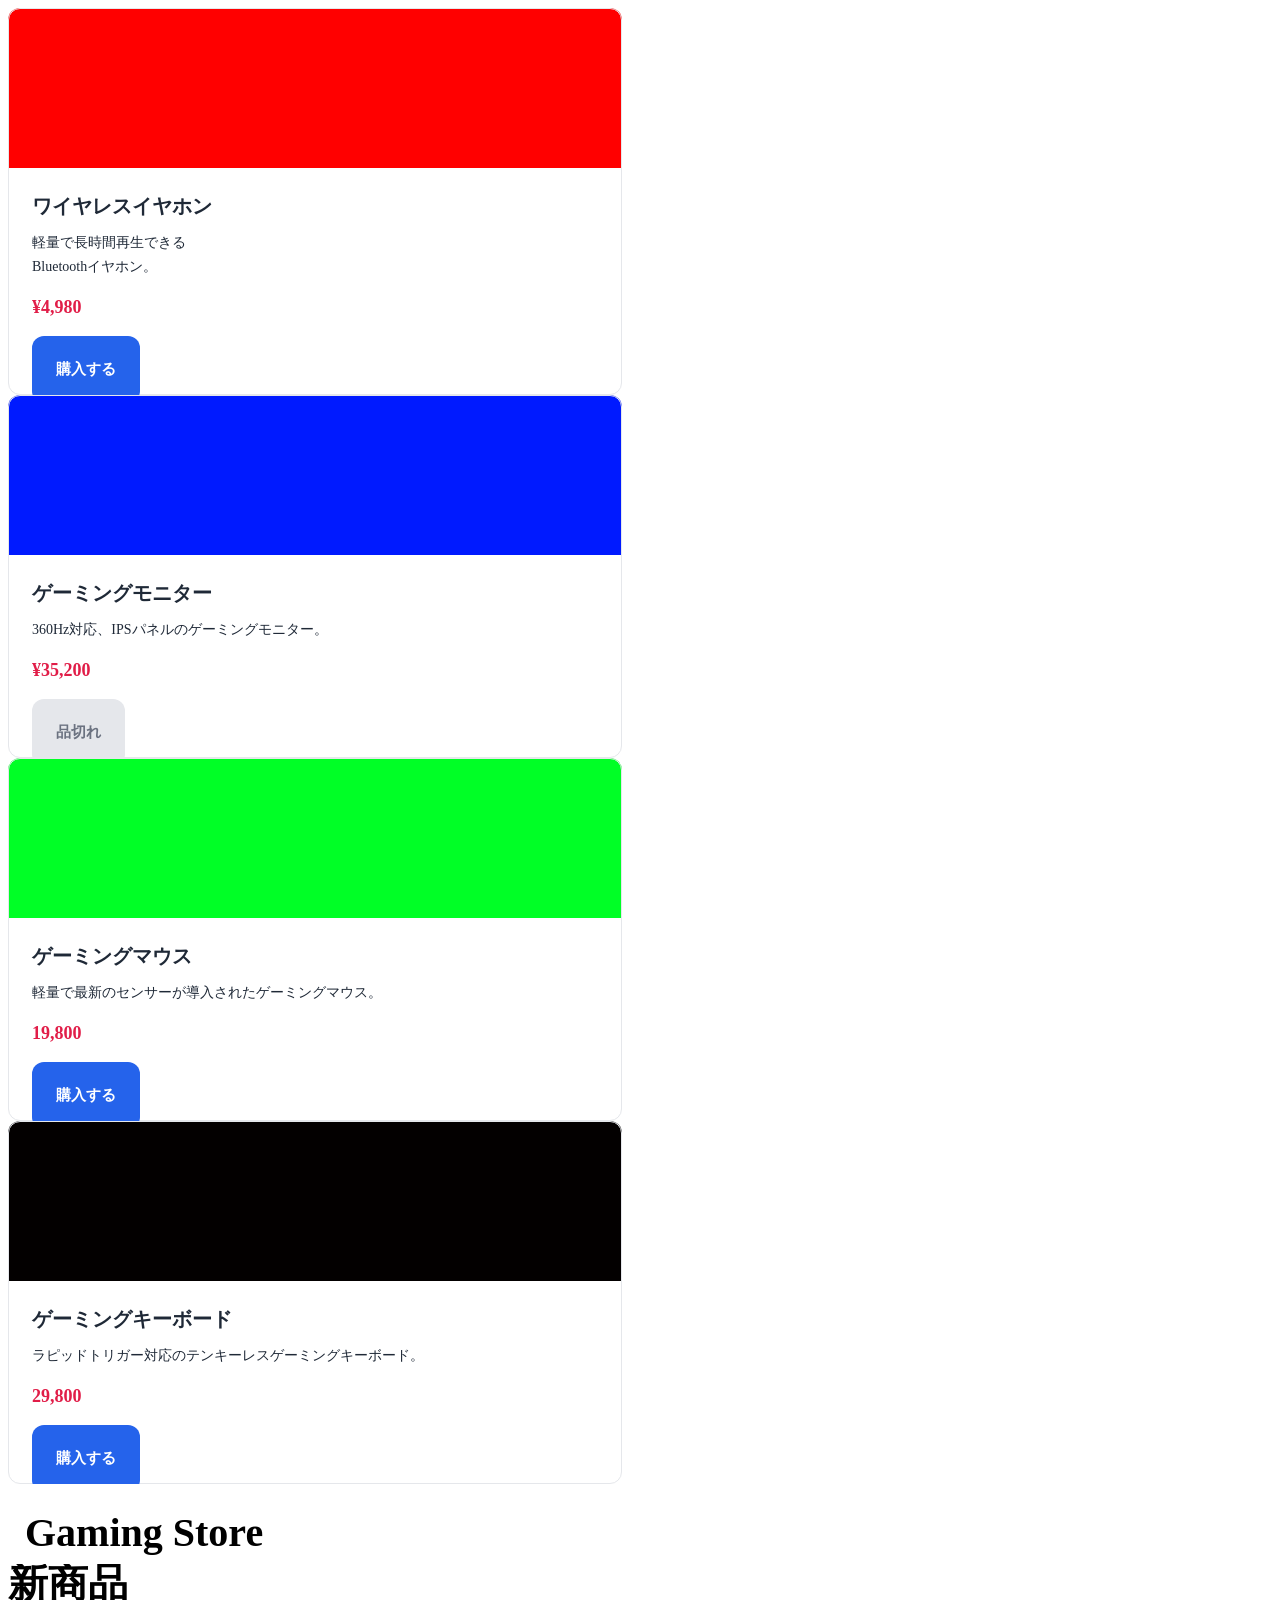
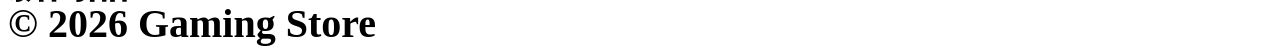
<file: 12-A/index.html>
<!DOCTYPE html>
<html lang="ja">
<head>
    <meta charset="UTF-8">
    <meta name="viewport" content="width=device-width, initial-scale=1.0">
    <title>Document</title>
</head>
<body>
    <div style="width: 614px; flex-direction: column; justify-content: flex-start; align-items: flex-start; display: inline-flex">
  <div style="align-self: stretch; align-self: stretch; background: var(--color-surface, white); overflow: hidden; border-radius: 12px; outline: 1px var(--color-border, #E5E7EB) solid; outline-offset: -1px; flex-direction: column; justify-content: flex-start; align-items: flex-start; display: inline-flex">
    <div style="align-self: stretch; height: 160px; background: #FF0000"></div>
    <div style="align-self: stretch; padding: 24px; flex-direction: column; justify-content: flex-start; align-items: flex-start; gap: 16px; display: flex">
      <div style="align-self: stretch; height: 23px; color: var(--color-text, #1F2937); font-size: 20px; font-family: Noto Sans JP; font-weight: 700; line-height: 28px; word-wrap: break-word">ワイヤレスイヤホン</div>
      <div style="align-self: stretch; color: var(--color-text, #1F2937); font-size: 14px; font-family: Noto Sans JP; font-weight: 400; line-height: 23.80px; word-wrap: break-word">軽量で長時間再生できる<br/>Bluetoothイヤホン。</div>
      <div style="align-self: stretch; color: var(--color-accent, #E11D48); font-size: 18px; font-family: Noto Sans JP; font-weight: 700; line-height: 25.20px; word-wrap: break-word">¥4,980</div>
      <div data-ボタン="デフォルト" style="width: 137px; height: 35px; position: relative; border-radius: 12px">
        <div style="height: 35px; padding-left: 24px; padding-right: 24px; padding-top: 16px; padding-bottom: 16px; left: 0px; top: 0px; position: absolute; background: var(--color-primary, #2563EB); border-radius: 12px; justify-content: center; align-items: center; gap: 10px; display: inline-flex">
          <div style="color: var(--色, white); font-size: 15px; font-family: Noto Sans JP; font-weight: 700; line-height: 15px; word-wrap: break-word">購入する</div>
        </div>
      </div>
    </div>
  </div>
  <div style="align-self: stretch; align-self: stretch; background: var(--color-surface, white); overflow: hidden; border-radius: 12px; outline: 1px var(--color-border, #E5E7EB) solid; outline-offset: -1px; flex-direction: column; justify-content: flex-start; align-items: flex-start; display: inline-flex">
    <div style="align-self: stretch; height: 160px; background: #001AFF"></div>
    <div style="align-self: stretch; padding: 24px; flex-direction: column; justify-content: flex-start; align-items: flex-start; gap: 16px; display: flex">
      <div style="align-self: stretch; height: 23px; color: var(--color-text, #1F2937); font-size: 20px; font-family: Noto Sans JP; font-weight: 700; line-height: 28px; word-wrap: break-word">ゲーミングモニター</div>
      <div style="align-self: stretch; color: var(--color-text, #1F2937); font-size: 14px; font-family: Noto Sans JP; font-weight: 400; line-height: 23.80px; word-wrap: break-word">360Hz対応、IPSパネルのゲーミングモニター。</div>
      <div style="align-self: stretch; color: var(--color-accent, #E11D48); font-size: 18px; font-family: Noto Sans JP; font-weight: 700; line-height: 25.20px; word-wrap: break-word">¥35,200</div>
      <div data-ボタン="バリアント2" style="width: 137px; height: 35px; position: relative; border-radius: 12px">
        <div style="height: 35px; padding-left: 24px; padding-right: 24px; padding-top: 16px; padding-bottom: 16px; left: 0px; top: 0px; position: absolute; background: var(--color-border, #E5E7EB); border-radius: 12px; justify-content: center; align-items: center; gap: 10px; display: inline-flex">
          <div style="color: var(--color-text-muted, #6B7280); font-size: 15px; font-family: Noto Sans JP; font-weight: 700; line-height: 15px; word-wrap: break-word">品切れ</div>
        </div>
      </div>
    </div>
  </div>
  <div style="align-self: stretch; align-self: stretch; background: var(--color-surface, white); overflow: hidden; border-radius: 12px; outline: 1px var(--color-border, #E5E7EB) solid; outline-offset: -1px; flex-direction: column; justify-content: flex-start; align-items: flex-start; display: inline-flex">
    <div style="align-self: stretch; height: 160px; background: #00FF26"></div>
    <div style="align-self: stretch; padding: 24px; flex-direction: column; justify-content: flex-start; align-items: flex-start; gap: 16px; display: flex">
      <div style="align-self: stretch; height: 23px; color: var(--color-text, #1F2937); font-size: 20px; font-family: Noto Sans JP; font-weight: 700; line-height: 28px; word-wrap: break-word">ゲーミングマウス</div>
      <div style="align-self: stretch; color: var(--color-text, #1F2937); font-size: 14px; font-family: Noto Sans JP; font-weight: 400; line-height: 23.80px; word-wrap: break-word">軽量で最新のセンサーが導入されたゲーミングマウス。</div>
      <div style="align-self: stretch; color: var(--color-accent, #E11D48); font-size: 18px; font-family: Noto Sans JP; font-weight: 700; line-height: 25.20px; word-wrap: break-word">19,800</div>
      <div data-ボタン="デフォルト" style="width: 137px; height: 35px; position: relative; border-radius: 12px">
        <div style="height: 35px; padding-left: 24px; padding-right: 24px; padding-top: 16px; padding-bottom: 16px; left: 0px; top: 0px; position: absolute; background: var(--color-primary, #2563EB); border-radius: 12px; justify-content: center; align-items: center; gap: 10px; display: inline-flex">
          <div style="color: var(--色, white); font-size: 15px; font-family: Noto Sans JP; font-weight: 700; line-height: 15px; word-wrap: break-word">購入する</div>
        </div>
      </div>
    </div>
  </div>
  <div style="align-self: stretch; align-self: stretch; background: var(--color-surface, white); overflow: hidden; border-radius: 12px; outline: 1px var(--color-border, #E5E7EB) solid; outline-offset: -1px; flex-direction: column; justify-content: flex-start; align-items: flex-start; display: inline-flex">
    <div style="align-self: stretch; height: 160px; background: #030000"></div>
    <div style="align-self: stretch; padding: 24px; flex-direction: column; justify-content: flex-start; align-items: flex-start; gap: 16px; display: flex">
      <div style="align-self: stretch; height: 23px; color: var(--color-text, #1F2937); font-size: 20px; font-family: Noto Sans JP; font-weight: 700; line-height: 28px; word-wrap: break-word">ゲーミングキーボード</div>
      <div style="align-self: stretch; color: var(--color-text, #1F2937); font-size: 14px; font-family: Noto Sans JP; font-weight: 400; line-height: 23.80px; word-wrap: break-word">ラピッドトリガー対応のテンキーレスゲーミングキーボード。</div>
      <div style="align-self: stretch; color: var(--color-accent, #E11D48); font-size: 18px; font-family: Noto Sans JP; font-weight: 700; line-height: 25.20px; word-wrap: break-word">29,800</div>
      <div data-ボタン="デフォルト" style="width: 137px; height: 35px; position: relative; border-radius: 12px">
        <div style="height: 35px; padding-left: 24px; padding-right: 24px; padding-top: 16px; padding-bottom: 16px; left: 0px; top: 0px; position: absolute; background: var(--color-primary, #2563EB); border-radius: 12px; justify-content: center; align-items: center; gap: 10px; display: inline-flex">
          <div style="color: var(--色, white); font-size: 15px; font-family: Noto Sans JP; font-weight: 700; line-height: 15px; word-wrap: break-word">購入する</div>
        </div>
      </div>
    </div>
  </div>
</div>
<div style="width: 1343px; height: 80px; position: relative">
  <div style="width: 1343px; height: 80px; left: 0px; top: 0px; position: absolute; background: white"></div>
  <div style="width: 635px; height: 50.75px; left: 17px; top: 29.25px; position: absolute; color: black; font-size: 40px; font-family: Noto Sans JP; font-weight: 700; line-height: 40px; word-wrap: break-word">Gaming Store</div>
</div>
<div style="color: black; font-size: 40px; font-family: Noto Sans JP; font-weight: 700; line-height: 40px; word-wrap: break-word">新商品</div>
<div style="color: black; font-size: 40px; font-family: Noto Sans JP; font-weight: 700; line-height: 40px; word-wrap: break-word">© 2026 Gaming Store</div>
</body>
</html>
</file>
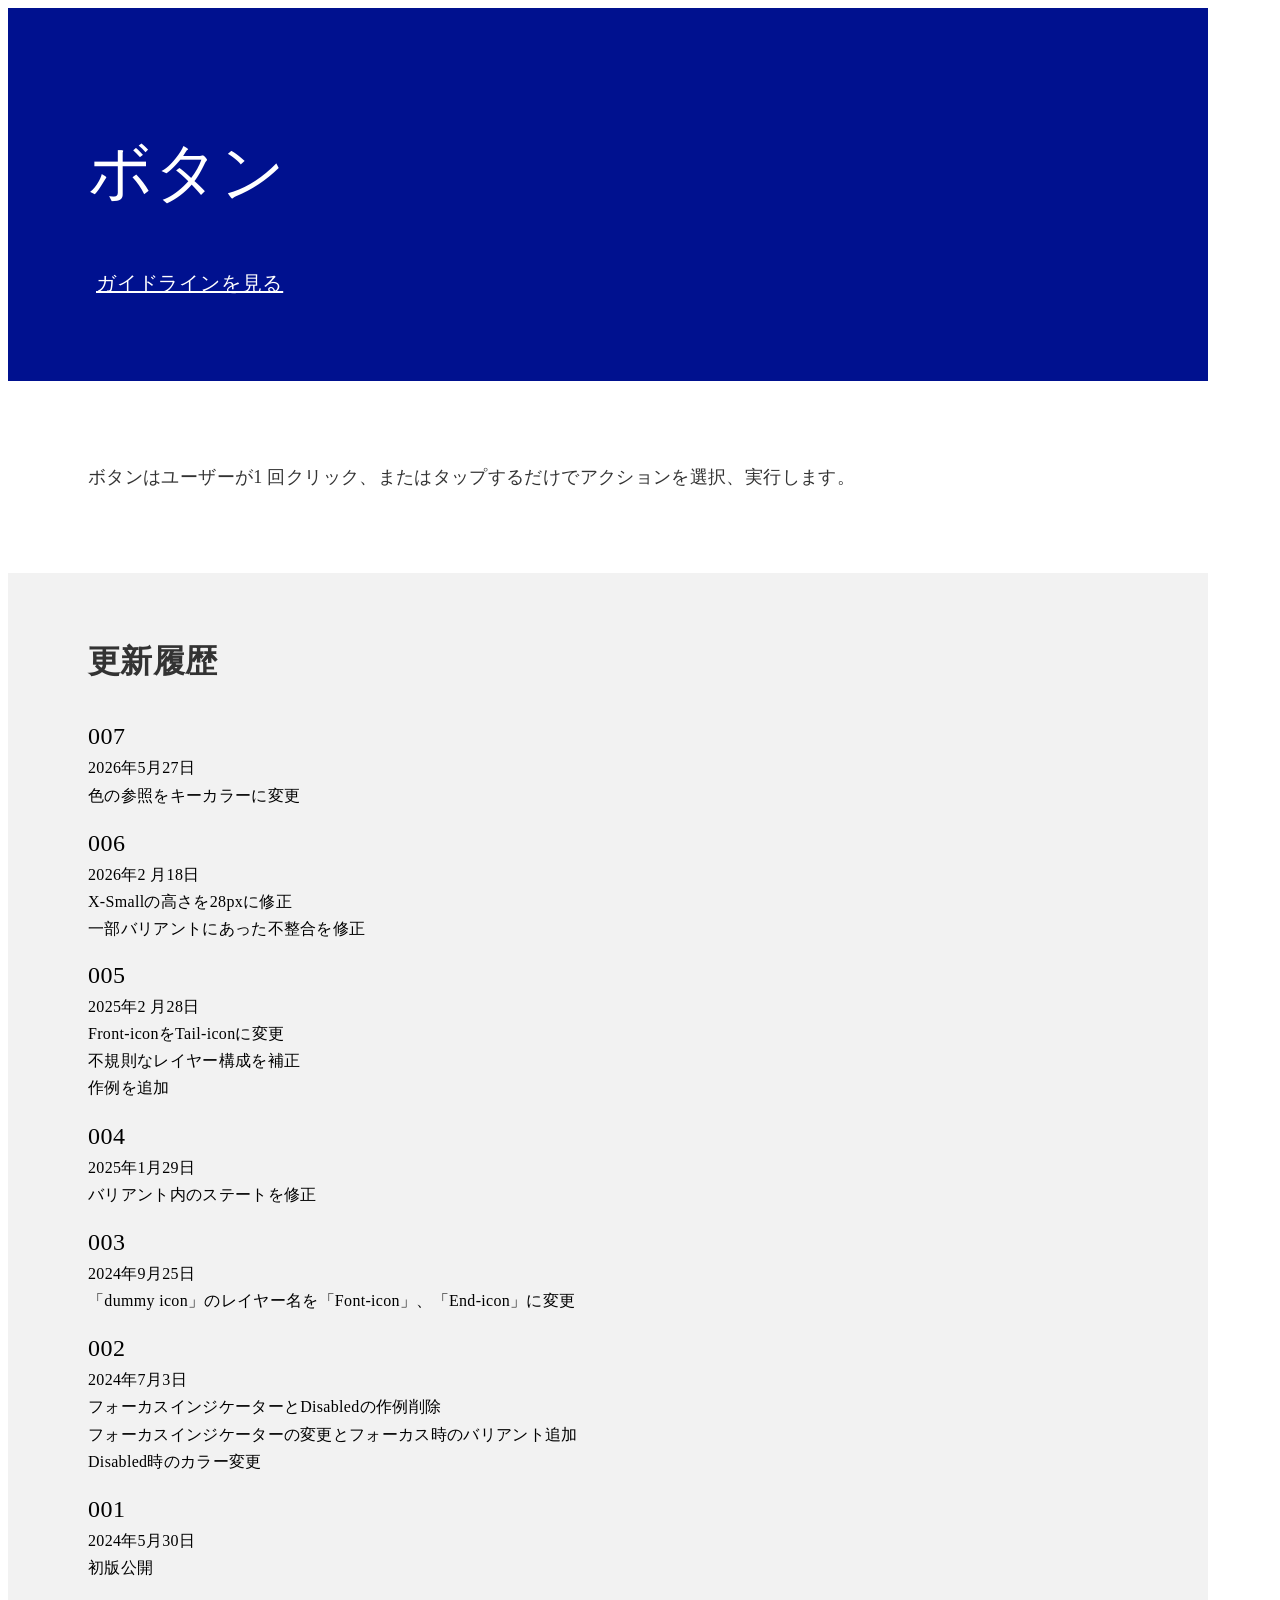
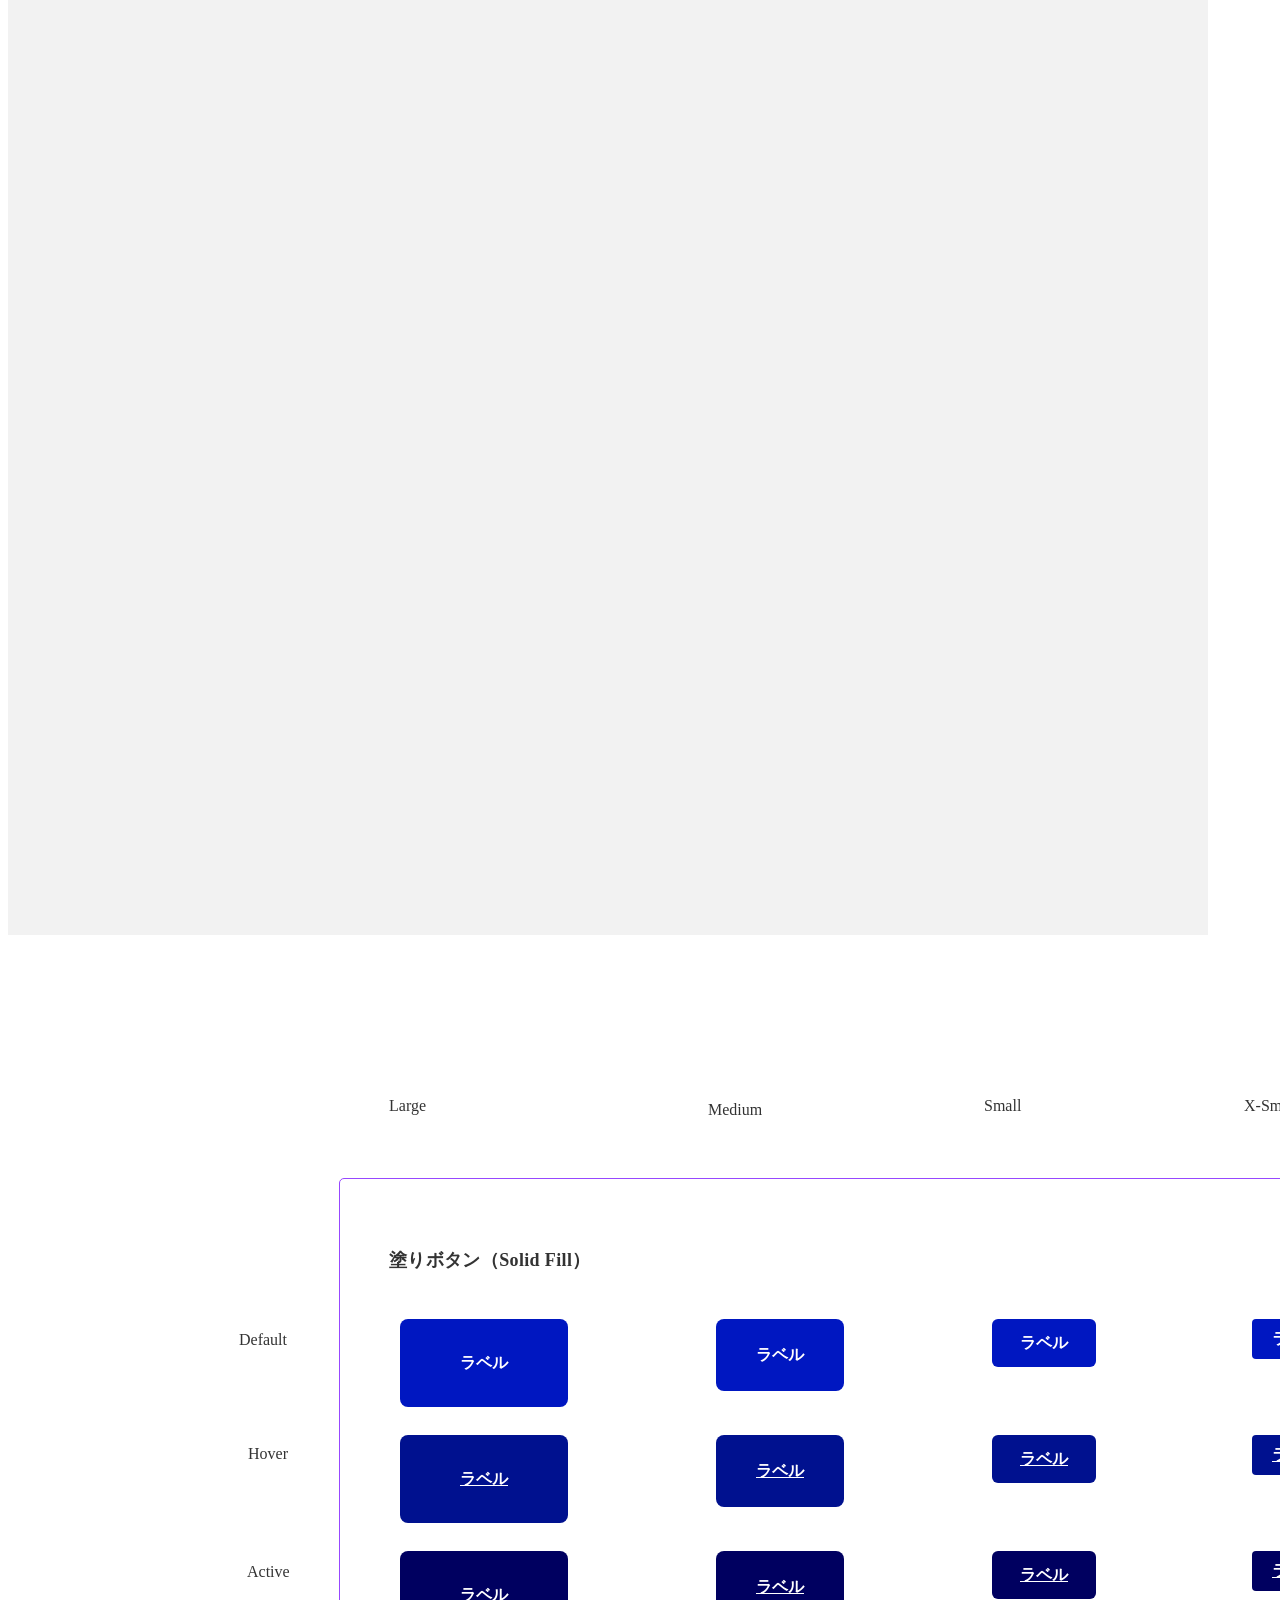
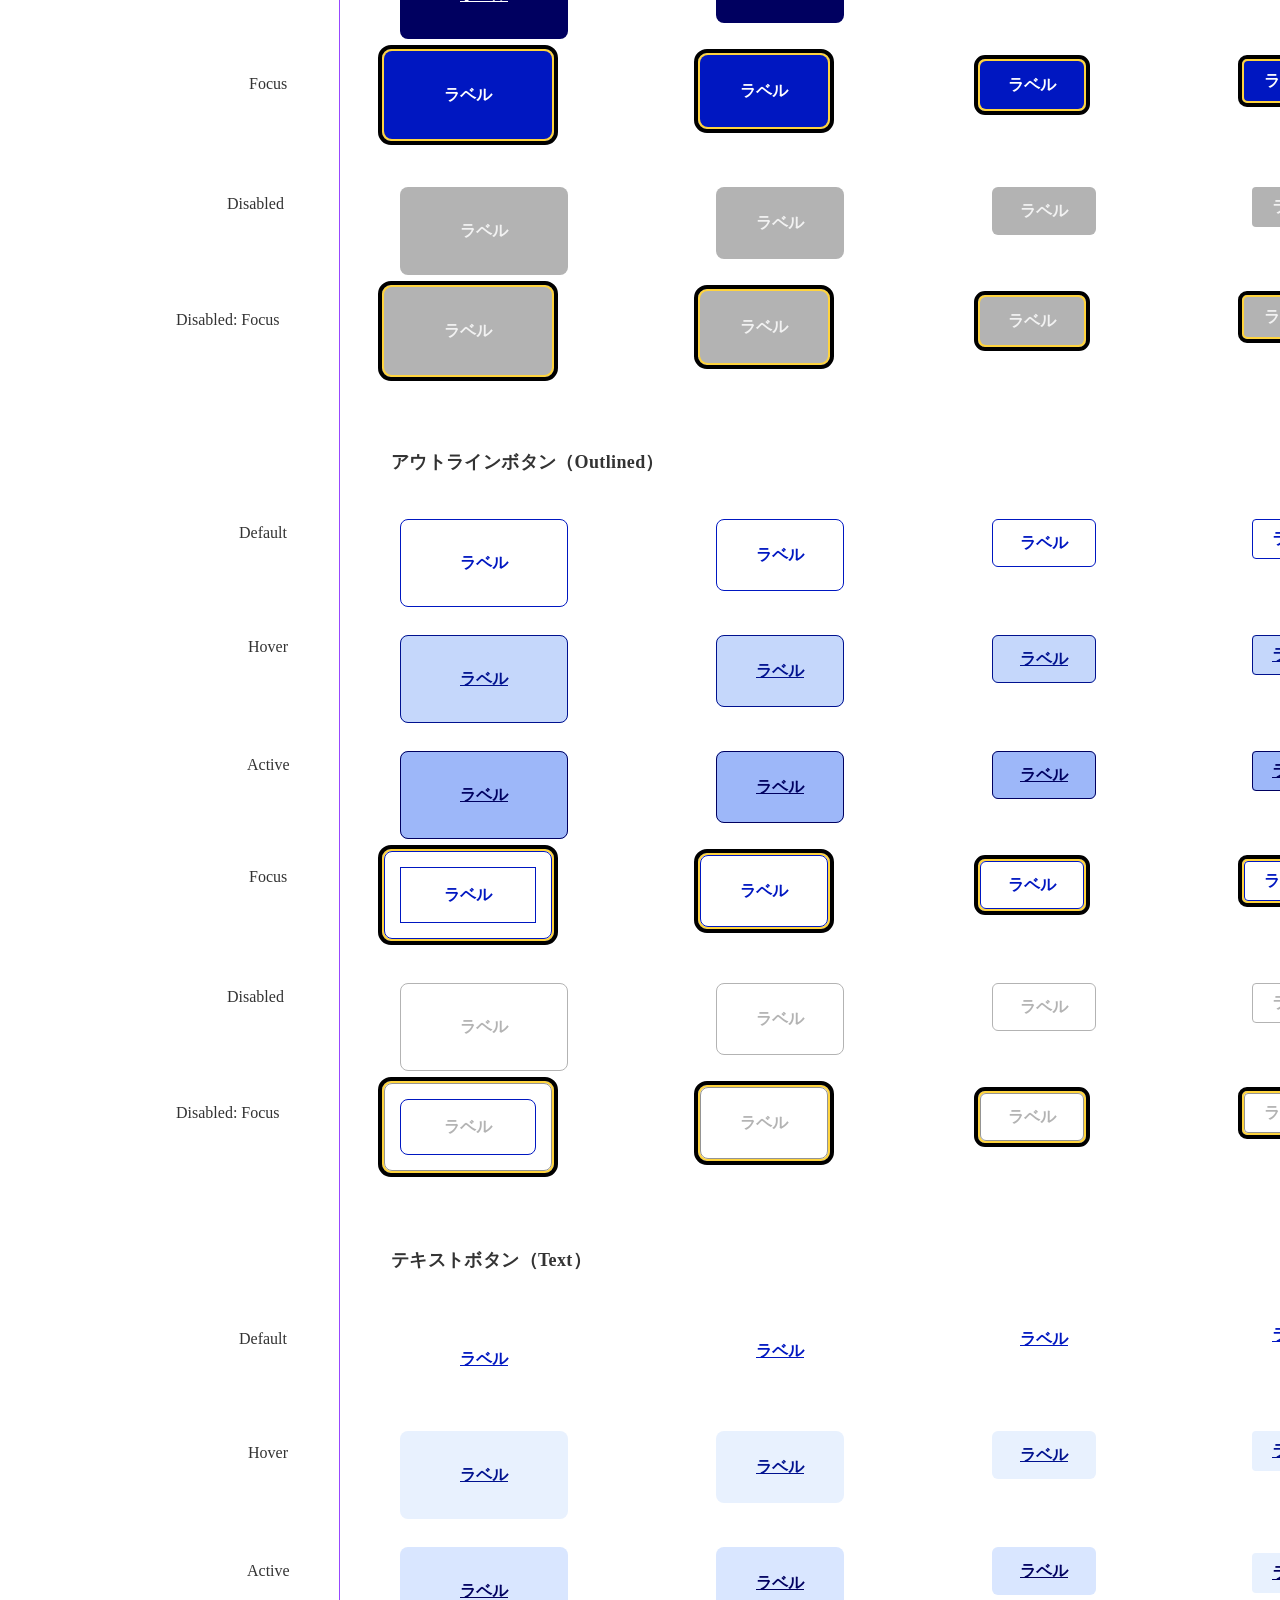
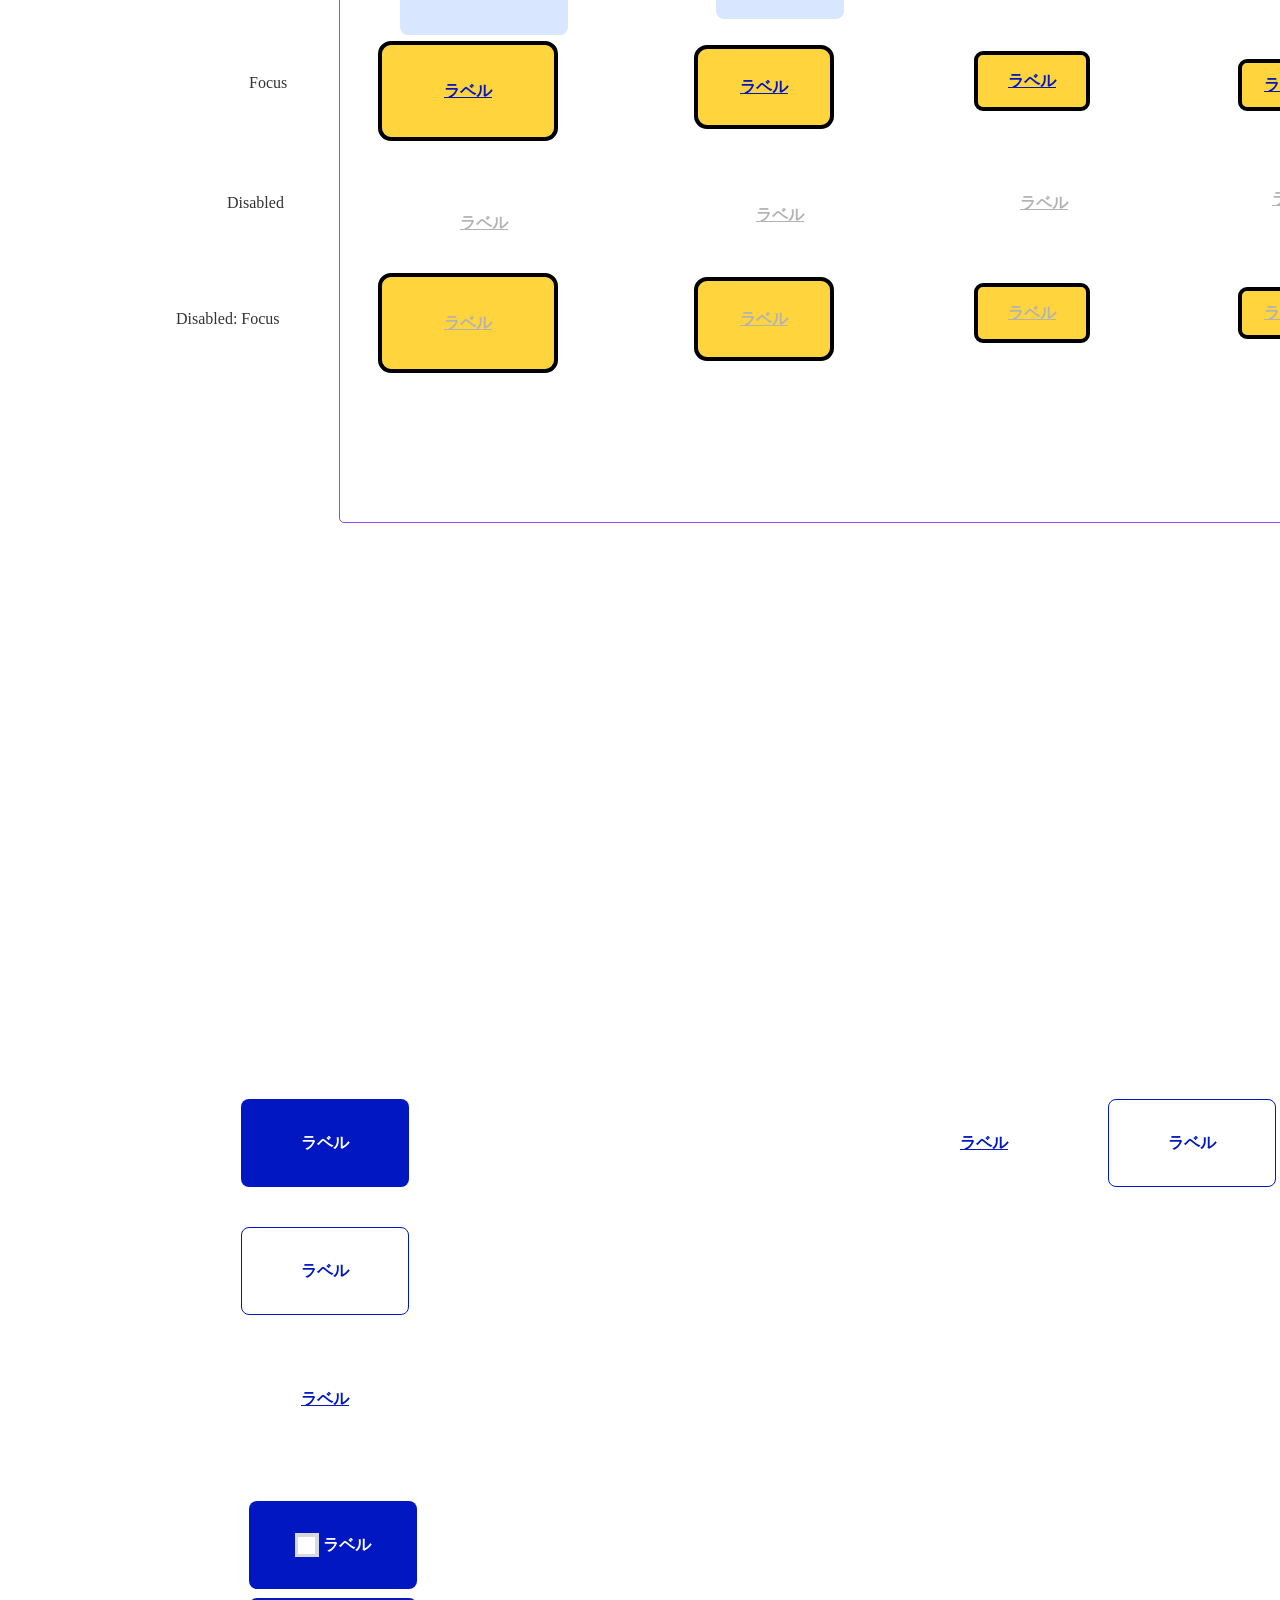
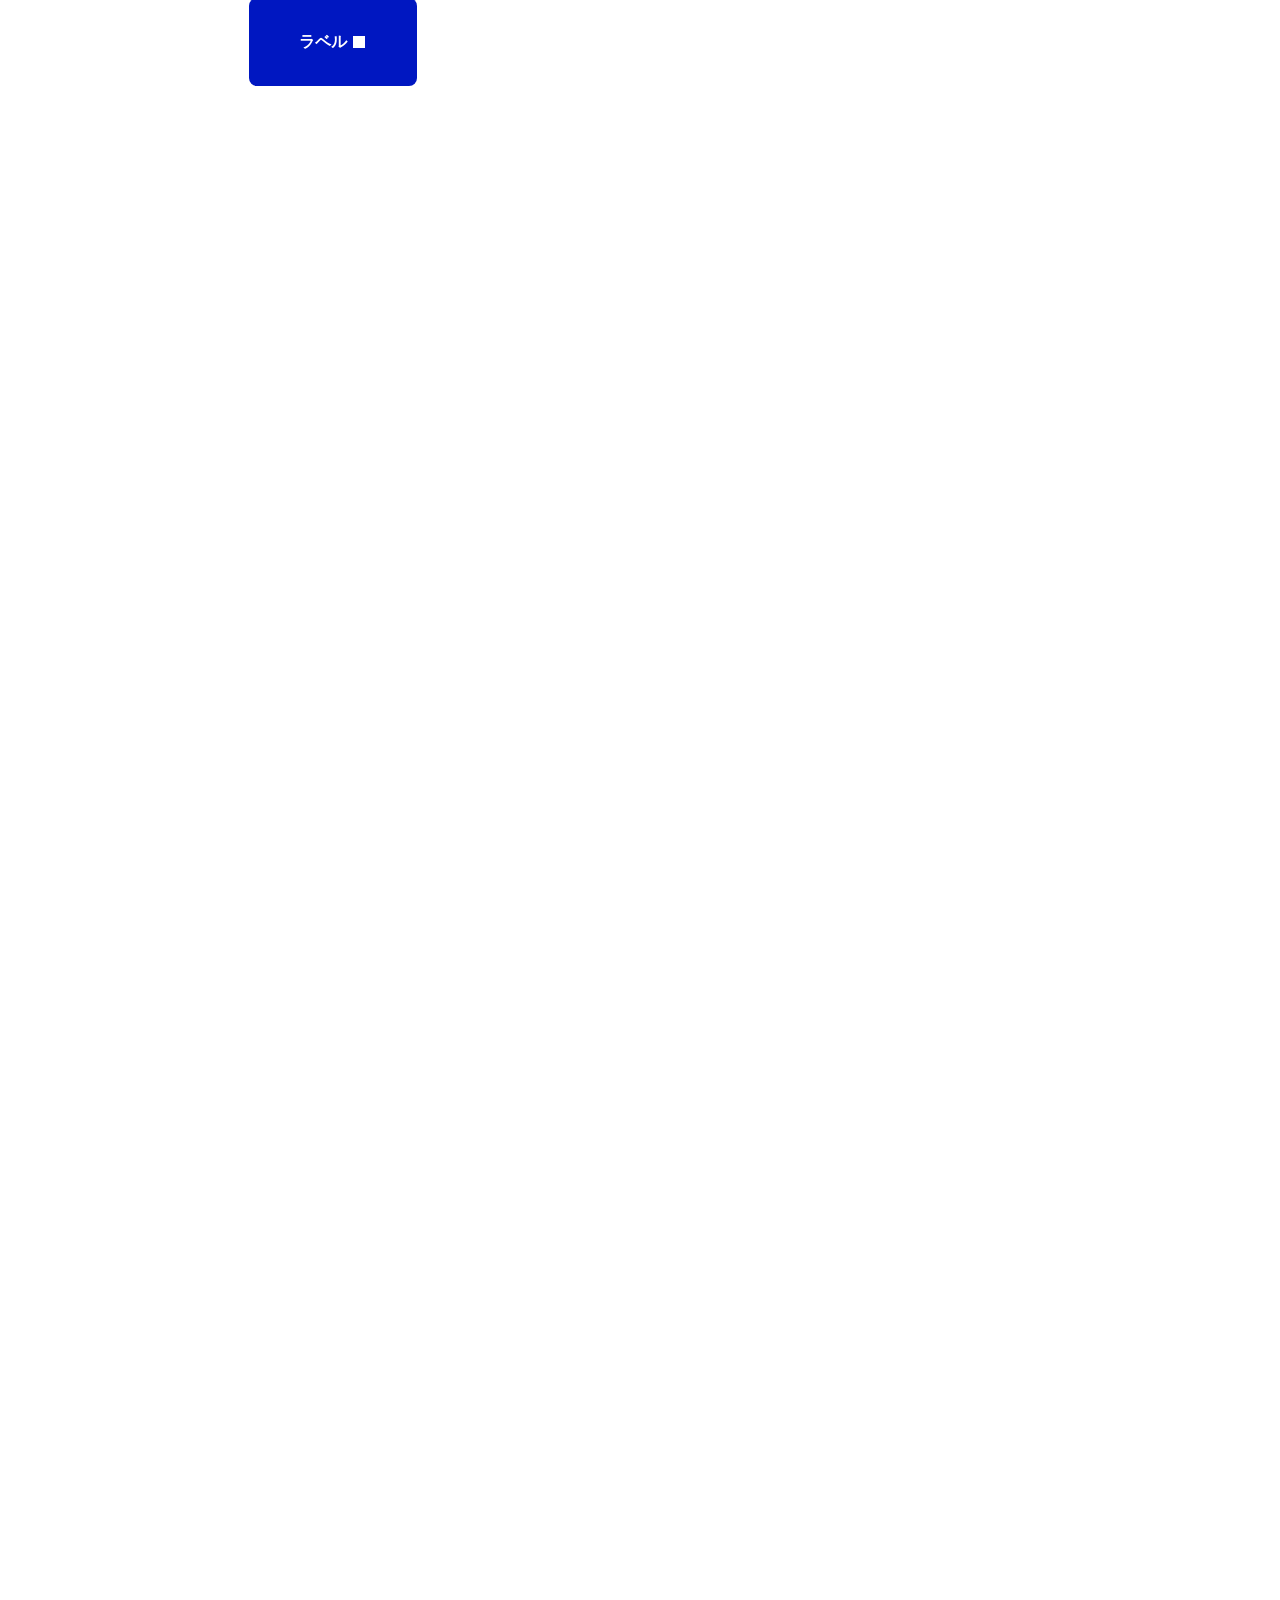
<file: 11-8.html>
<!DOCTYPE html>
<html lang="ja">
<head>
    <meta charset="UTF-8">
    <meta name="viewport" content="width=device-width, initial-scale=1.0">
    <title>Document</title>
</head>
<body>
    <div style="width: 1200px; flex-direction: column; justify-content: flex-start; align-items: flex-start; gap: 2px; display: inline-flex">
  <div style="width: 1200px; flex-direction: column; justify-content: flex-start; align-items: flex-start; gap: 2px; display: flex">
    <div style="align-self: stretch; padding-top: 120px; padding-bottom: 80px; padding-right: 60px; background: var(--Color-Key-1000, #00118F); flex-direction: column; justify-content: flex-start; align-items: flex-start; gap: 100px; display: flex">
      <div style="align-self: stretch; padding-left: 80px; flex-direction: column; justify-content: flex-start; align-items: flex-start; gap: 48px; display: flex">
        <div style="text-align: center; color: var(--Color-Neutral-White, white); font-size: 64px; font-family: Noto Sans JP; font-weight: 500; line-height: 89.60px; word-wrap: break-word">ボタン</div>
        <div style="align-self: stretch; padding-left: 8px; padding-right: 8px; justify-content: flex-start; align-items: flex-start; gap: 10px; display: inline-flex">
          <div style="color: var(--Color-Neutral-White, white); font-size: 20px; font-family: Noto Sans JP; font-weight: 500; text-decoration: underline; line-height: 35px; letter-spacing: 0.80px; word-wrap: break-word">ガイドラインを見る</div>
        </div>
      </div>
    </div>
  </div>
  <div style="align-self: stretch; padding: 80px; background: var(--Color-Neutral-White, white); justify-content: flex-start; align-items: center; gap: 10px; display: inline-flex">
    <div style="flex: 1 1 0; color: var(--Color-Neutral-SolidGray-800, #333333); font-size: 18px; font-family: Noto Sans JP; font-weight: 400; line-height: 28.80px; letter-spacing: 0.36px; word-wrap: break-word">ボタンはユーザーが1 回クリック、またはタップするだけでアクションを選択、実行します。</div>
  </div>
  <div style="align-self: stretch; height: 1834px; padding-left: 80px; padding-right: 80px; padding-top: 64px; padding-bottom: 64px; background: var(--Color-Neutral-SolidGray-50, #F2F2F2); flex-direction: column; justify-content: flex-start; align-items: flex-start; gap: 33px; display: flex">
    <div style="color: var(--Color-Neutral-SolidGray-800, #333333); font-size: 32px; font-family: Noto Sans JP; font-weight: 700; line-height: 48px; letter-spacing: 0.32px; word-wrap: break-word">更新履歴</div>
    <div style="flex-direction: column; justify-content: flex-start; align-items: flex-start; gap: 16px; display: flex">
      <div style="align-self: stretch"><span style="color: var(--Color-Neutral-Black, black); font-size: 24px; font-family: Noto Sans JP; font-weight: 400; line-height: 36px; letter-spacing: 0.48px; word-wrap: break-word">007<br/></span><span style="color: var(--Color-Neutral-Black, black); font-size: 16px; font-family: Noto Sans JP; font-weight: 400; line-height: 27.20px; letter-spacing: 0.32px; word-wrap: break-word">2026年5月27日<br/></span><span style="color: var(--Color-Neutral-Black, black); font-size: 16px; font-family: Noto Sans JP; font-weight: 400; line-height: 27.20px; letter-spacing: 0.32px; word-wrap: break-word">色の参照をキーカラーに変更</span></div>
      <div style="align-self: stretch; height: 116px"><span style="color: var(--Color-Neutral-Black, black); font-size: 24px; font-family: Noto Sans JP; font-weight: 400; line-height: 36px; letter-spacing: 0.48px; word-wrap: break-word">006</span><span style="color: var(--Color-Neutral-Black, black); font-size: 20px; font-family: Noto Sans JP; font-weight: 400; line-height: 30px; letter-spacing: 0.40px; word-wrap: break-word">　<br/></span><span style="color: var(--Color-Neutral-Black, black); font-size: 16px; font-family: Noto Sans JP; font-weight: 400; line-height: 27.20px; letter-spacing: 0.32px; word-wrap: break-word">2026年2 月18日<br/></span><span style="color: var(--Color-Neutral-Black, black); font-size: 16px; font-family: Noto Sans JP; font-weight: 400; line-height: 27.20px; letter-spacing: 0.32px; word-wrap: break-word">X-Smallの高さを28pxに修正<br/>一部バリアントにあった不整合を修正</span></div>
      <div style="align-self: stretch"><span style="color: var(--Color-Neutral-Black, black); font-size: 24px; font-family: Noto Sans JP; font-weight: 400; line-height: 36px; letter-spacing: 0.48px; word-wrap: break-word">005</span><span style="color: var(--Color-Neutral-Black, black); font-size: 20px; font-family: Noto Sans JP; font-weight: 400; line-height: 30px; letter-spacing: 0.40px; word-wrap: break-word">　<br/></span><span style="color: var(--Color-Neutral-Black, black); font-size: 16px; font-family: Noto Sans JP; font-weight: 400; line-height: 27.20px; letter-spacing: 0.32px; word-wrap: break-word">2025年2 月28日<br/></span><span style="color: var(--Color-Neutral-Black, black); font-size: 16px; font-family: Noto Sans JP; font-weight: 400; line-height: 27.20px; letter-spacing: 0.32px; word-wrap: break-word">Front-iconをTail-iconに変更<br/>不規則なレイヤー構成を補正<br/>作例を追加</span></div>
      <div style="align-self: stretch"><span style="color: var(--Color-Neutral-Black, black); font-size: 24px; font-family: Noto Sans JP; font-weight: 400; line-height: 36px; letter-spacing: 0.48px; word-wrap: break-word">004</span><span style="color: var(--Color-Neutral-Black, black); font-size: 20px; font-family: Noto Sans JP; font-weight: 400; line-height: 30px; letter-spacing: 0.40px; word-wrap: break-word">　<br/></span><span style="color: var(--Color-Neutral-Black, black); font-size: 16px; font-family: Noto Sans JP; font-weight: 400; line-height: 27.20px; letter-spacing: 0.32px; word-wrap: break-word">2025年1月29日<br/></span><span style="color: var(--Color-Neutral-Black, black); font-size: 16px; font-family: Noto Sans JP; font-weight: 400; line-height: 27.20px; letter-spacing: 0.32px; word-wrap: break-word">バリアント内のステートを修正</span></div>
      <div><span style="color: var(--Color-Neutral-Black, black); font-size: 24px; font-family: Noto Sans JP; font-weight: 400; line-height: 36px; letter-spacing: 0.48px; word-wrap: break-word">003</span><span style="color: var(--Color-Neutral-Black, black); font-size: 20px; font-family: Noto Sans JP; font-weight: 400; line-height: 30px; letter-spacing: 0.40px; word-wrap: break-word">　<br/></span><span style="color: var(--Color-Neutral-Black, black); font-size: 16px; font-family: Noto Sans JP; font-weight: 400; line-height: 27.20px; letter-spacing: 0.32px; word-wrap: break-word">2024年9月25日<br/>「dummy icon」のレイヤー名を「Font-icon」、「End-icon」に変更</span></div>
      <div><span style="color: var(--Color-Neutral-Black, black); font-size: 24px; font-family: Noto Sans JP; font-weight: 400; line-height: 36px; letter-spacing: 0.48px; word-wrap: break-word">002</span><span style="color: var(--Color-Neutral-Black, black); font-size: 20px; font-family: Noto Sans JP; font-weight: 400; line-height: 30px; letter-spacing: 0.40px; word-wrap: break-word">　<br/></span><span style="color: var(--Color-Neutral-Black, black); font-size: 16px; font-family: Noto Sans JP; font-weight: 400; line-height: 27.20px; letter-spacing: 0.32px; word-wrap: break-word">2024年7月3日<br/></span><span style="color: var(--Color-Neutral-Black, black); font-size: 16px; font-family: Noto Sans JP; font-weight: 400; line-height: 27.20px; letter-spacing: 0.32px; word-wrap: break-word">フォーカスインジケーターとDisabledの作例削除<br/>フォーカスインジケーターの変更とフォーカス時のバリアント追加<br/>Disabled時のカラー変更</span></div>
      <div><span style="color: var(--Color-Neutral-Black, black); font-size: 24px; font-family: Noto Sans JP; font-weight: 400; line-height: 36px; letter-spacing: 0.48px; word-wrap: break-word">001<br/></span><span style="color: var(--Color-Neutral-Black, black); font-size: 16px; font-family: Noto Sans JP; font-weight: 400; line-height: 27.20px; letter-spacing: 0.32px; word-wrap: break-word">2024年5月30日<br/>初版公開</span></div>
    </div>
  </div>
</div>
 <div style="width: 1710px; height: 3064px; position: relative; background: white">
  <div style="width: 1044px; height: 2543px; left: 331px; top: 243px; position: absolute; overflow: hidden; border-radius: 5px; border: 1px #9747FF solid">
    <div style="min-width: 136px; min-height: 56px; padding: 16px; left: 60px; top: 140px; position: absolute; background: var(--Color-Key-900, #0017C1); border-radius: 8px; justify-content: center; align-items: center; gap: 4px; display: inline-flex">
      <div style="text-align: center; justify-content: center; display: flex; flex-direction: column; color: var(--Color-Neutral-White, white); font-size: 16px; font-family: Noto Sans JP; font-weight: 700; line-height: 16px; letter-spacing: 0.32px; word-wrap: break-word">ラベル</div>
    </div>
    <div style="min-width: 96px; min-height: 48px; padding-left: 16px; padding-right: 16px; padding-top: 12px; padding-bottom: 12px; left: 376px; top: 140px; position: absolute; background: var(--Color-Key-900, #0017C1); border-radius: 8px; justify-content: center; align-items: center; gap: 4px; display: inline-flex">
      <div style="text-align: center; justify-content: center; display: flex; flex-direction: column; color: var(--Color-Neutral-White, white); font-size: 16px; font-family: Noto Sans JP; font-weight: 700; line-height: 16px; letter-spacing: 0.32px; word-wrap: break-word">ラベル</div>
    </div>
    <div style="min-width: 80px; min-height: 36px; padding-left: 12px; padding-right: 12px; padding-top: 6px; padding-bottom: 6px; left: 652px; top: 140px; position: absolute; background: var(--Color-Key-900, #0017C1); border-radius: 6px; justify-content: center; align-items: center; gap: 4px; display: inline-flex">
      <div style="text-align: center; justify-content: center; display: flex; flex-direction: column; color: var(--Color-Neutral-White, white); font-size: 16px; font-family: Noto Sans JP; font-weight: 700; line-height: 16px; letter-spacing: 0.32px; word-wrap: break-word">ラベル</div>
    </div>
    <div style="min-width: 72px; min-height: 28px; padding-left: 8px; padding-right: 8px; padding-top: 6px; padding-bottom: 6px; left: 912px; top: 140px; position: absolute; background: var(--Color-Key-900, #0017C1); border-radius: 4px; justify-content: center; align-items: center; gap: 4px; display: inline-flex">
      <div style="text-align: center; justify-content: center; display: flex; flex-direction: column; color: var(--Color-Neutral-White, white); font-size: 16px; font-family: Noto Sans JP; font-weight: 700; line-height: 16px; letter-spacing: 0.32px; word-wrap: break-word">ラベル</div>
    </div>
    <div style="min-width: 136px; min-height: 56px; padding: 16px; left: 60px; top: 256px; position: absolute; background: var(--Color-Key-1000, #00118F); border-radius: 8px; justify-content: center; align-items: center; gap: 4px; display: inline-flex">
      <div style="text-align: center; justify-content: center; display: flex; flex-direction: column; color: var(--Color-Neutral-White, white); font-size: 16px; font-family: Noto Sans JP; font-weight: 700; text-decoration: underline; line-height: 16px; word-wrap: break-word">ラベル</div>
    </div>
    <div style="min-width: 96px; min-height: 48px; padding-left: 16px; padding-right: 16px; padding-top: 12px; padding-bottom: 12px; left: 376px; top: 256px; position: absolute; background: var(--Color-Key-1000, #00118F); border-radius: 8px; justify-content: center; align-items: center; gap: 4px; display: inline-flex">
      <div style="text-align: center; justify-content: center; display: flex; flex-direction: column; color: var(--Color-Neutral-White, white); font-size: 16px; font-family: Noto Sans JP; font-weight: 700; text-decoration: underline; line-height: 16px; word-wrap: break-word">ラベル</div>
    </div>
    <div style="min-width: 80px; min-height: 36px; padding-left: 12px; padding-right: 12px; padding-top: 6px; padding-bottom: 6px; left: 652px; top: 256px; position: absolute; background: var(--Color-Key-1000, #00118F); border-radius: 6px; justify-content: center; align-items: center; gap: 4px; display: inline-flex">
      <div style="text-align: center; justify-content: center; display: flex; flex-direction: column; color: var(--Color-Neutral-White, white); font-size: 16px; font-family: Noto Sans JP; font-weight: 700; text-decoration: underline; line-height: 16px; word-wrap: break-word">ラベル</div>
    </div>
    <div style="min-width: 72px; min-height: 28px; padding-left: 8px; padding-right: 8px; padding-top: 6px; padding-bottom: 6px; left: 912px; top: 256px; position: absolute; background: var(--Color-Key-1000, #00118F); border-radius: 4px; justify-content: center; align-items: center; gap: 4px; display: inline-flex">
      <div style="text-align: center; justify-content: center; display: flex; flex-direction: column; color: var(--Color-Neutral-White, white); font-size: 16px; font-family: Noto Sans JP; font-weight: 700; text-decoration: underline; line-height: 16px; word-wrap: break-word">ラベル</div>
    </div>
    <div style="min-width: 136px; min-height: 56px; padding: 16px; left: 60px; top: 372px; position: absolute; background: var(--Color-Key-1200, #000060); border-radius: 8px; justify-content: center; align-items: center; gap: 4px; display: inline-flex">
      <div style="text-align: center; justify-content: center; display: flex; flex-direction: column; color: var(--Color-Neutral-White, white); font-size: 16px; font-family: Noto Sans JP; font-weight: 700; text-decoration: underline; line-height: 16px; word-wrap: break-word">ラベル</div>
    </div>
    <div style="min-width: 96px; min-height: 48px; padding-left: 16px; padding-right: 16px; padding-top: 12px; padding-bottom: 12px; left: 376px; top: 372px; position: absolute; background: var(--Color-Key-1200, #000060); border-radius: 8px; justify-content: center; align-items: center; gap: 4px; display: inline-flex">
      <div style="text-align: center; justify-content: center; display: flex; flex-direction: column; color: var(--Color-Neutral-White, white); font-size: 16px; font-family: Noto Sans JP; font-weight: 700; text-decoration: underline; line-height: 16px; word-wrap: break-word">ラベル</div>
    </div>
    <div style="min-width: 80px; min-height: 36px; padding-left: 12px; padding-right: 12px; padding-top: 6px; padding-bottom: 6px; left: 652px; top: 372px; position: absolute; background: var(--Color-Key-1200, #000060); border-radius: 6px; justify-content: center; align-items: center; gap: 4px; display: inline-flex">
      <div style="text-align: center; justify-content: center; display: flex; flex-direction: column; color: var(--Color-Neutral-White, white); font-size: 16px; font-family: Noto Sans JP; font-weight: 700; text-decoration: underline; line-height: 16px; word-wrap: break-word">ラベル</div>
    </div>
    <div style="min-width: 72px; min-height: 28px; padding-left: 8px; padding-right: 8px; padding-top: 6px; padding-bottom: 6px; left: 912px; top: 372px; position: absolute; background: var(--Color-Key-1200, #000060); border-radius: 4px; justify-content: center; align-items: center; gap: 4px; display: inline-flex">
      <div style="text-align: center; justify-content: center; display: flex; flex-direction: column; color: var(--Color-Neutral-White, white); font-size: 16px; font-family: Noto Sans JP; font-weight: 700; text-decoration: underline; line-height: 16px; word-wrap: break-word">ラベル</div>
    </div>
    <div style="width: 136px; height: 56px; min-width: 136px; min-height: 56px; left: 60px; top: 488px; position: absolute; flex-direction: column; justify-content: center; align-items: center; display: inline-flex">
      <div style="padding: 2px; background: var(--Color-Primitive-Yellow-300, #FFD43D); border-radius: 9px; outline: 4px var(--Color-Neutral-Black, black) solid; flex-direction: column; justify-content: center; align-items: center; display: flex">
        <div style="height: 56px; min-width: 136px; min-height: 56px; padding: 16px; background: var(--Color-Key-900, #0017C1); border-radius: 8px; justify-content: center; align-items: center; gap: 4px; display: inline-flex">
          <div style="text-align: center; justify-content: center; display: flex; flex-direction: column; color: var(--Color-Neutral-White, white); font-size: 16px; font-family: Noto Sans JP; font-weight: 700; line-height: 16px; letter-spacing: 0.32px; word-wrap: break-word">ラベル</div>
        </div>
      </div>
    </div>
    <div style="width: 96px; height: 48px; min-width: 96px; min-height: 48px; left: 376px; top: 488px; position: absolute; justify-content: center; align-items: center; display: inline-flex">
      <div style="padding: 2px; background: var(--Color-Primitive-Yellow-300, #FFD43D); border-radius: 9px; outline: 4px var(--Color-Neutral-Black, black) solid; flex-direction: column; justify-content: center; align-items: center; display: inline-flex">
        <div style="height: 48px; min-width: 96px; min-height: 48px; padding-left: 16px; padding-right: 16px; padding-top: 12px; padding-bottom: 12px; background: var(--Color-Key-900, #0017C1); border-radius: 8px; justify-content: center; align-items: center; gap: 4px; display: inline-flex">
          <div style="text-align: center; justify-content: center; display: flex; flex-direction: column; color: var(--Color-Neutral-White, white); font-size: 16px; font-family: Noto Sans JP; font-weight: 700; line-height: 16px; letter-spacing: 0.32px; word-wrap: break-word">ラベル</div>
        </div>
      </div>
    </div>
    <div style="width: 80px; height: 36px; min-width: 80px; min-height: 36px; left: 652px; top: 488px; position: absolute; justify-content: center; align-items: center; display: inline-flex">
      <div style="padding: 2px; background: var(--Color-Primitive-Yellow-300, #FFD43D); border-radius: 7px; outline: 4px var(--Color-Neutral-Black, black) solid; flex-direction: column; justify-content: center; align-items: center; display: inline-flex">
        <div style="min-width: 80px; min-height: 36px; padding-left: 12px; padding-right: 12px; padding-top: 6px; padding-bottom: 6px; background: var(--Color-Key-900, #0017C1); border-radius: 6px; justify-content: center; align-items: center; gap: 4px; display: inline-flex">
          <div style="text-align: center; justify-content: center; display: flex; flex-direction: column; color: var(--Color-Neutral-White, white); font-size: 16px; font-family: Noto Sans JP; font-weight: 700; line-height: 16px; letter-spacing: 0.32px; word-wrap: break-word">ラベル</div>
        </div>
      </div>
    </div>
    <div style="width: 72px; height: 28px; min-width: 72px; min-height: 28px; left: 912px; top: 488px; position: absolute; justify-content: center; align-items: center; display: inline-flex">
      <div style="padding: 2px; background: var(--Color-Primitive-Yellow-300, #FFD43D); border-radius: 5px; outline: 4px var(--Color-Neutral-Black, black) solid; flex-direction: column; justify-content: center; align-items: center; display: inline-flex">
        <div style="min-width: 72px; min-height: 28px; padding-left: 8px; padding-right: 8px; padding-top: 6px; padding-bottom: 6px; background: var(--Color-Key-900, #0017C1); border-radius: 4px; justify-content: center; align-items: center; gap: 4px; display: inline-flex">
          <div style="width: 49px; height: 16px; text-align: center; justify-content: center; display: flex; flex-direction: column; color: var(--Color-Neutral-White, white); font-size: 16px; font-family: Noto Sans JP; font-weight: 700; line-height: 16px; letter-spacing: 0.32px; word-wrap: break-word">ラベル</div>
        </div>
      </div>
    </div>
    <div style="min-width: 136px; min-height: 56px; padding: 16px; left: 60px; top: 608px; position: absolute; background: var(--Color-Neutral-SolidGray-300, #B3B3B3); border-radius: 8px; justify-content: center; align-items: center; gap: 4px; display: inline-flex">
      <div style="text-align: center; justify-content: center; display: flex; flex-direction: column; color: var(--Color-Neutral-SolidGray-50, #F2F2F2); font-size: 16px; font-family: Noto Sans JP; font-weight: 700; line-height: 16px; letter-spacing: 0.32px; word-wrap: break-word">ラベル</div>
    </div>
    <div style="min-width: 96px; min-height: 48px; padding-left: 16px; padding-right: 16px; padding-top: 12px; padding-bottom: 12px; left: 376px; top: 608px; position: absolute; background: var(--Color-Neutral-SolidGray-300, #B3B3B3); border-radius: 8px; justify-content: center; align-items: center; gap: 4px; display: inline-flex">
      <div style="text-align: center; justify-content: center; display: flex; flex-direction: column; color: var(--Color-Neutral-SolidGray-50, #F2F2F2); font-size: 16px; font-family: Noto Sans JP; font-weight: 700; line-height: 16px; letter-spacing: 0.32px; word-wrap: break-word">ラベル</div>
    </div>
    <div style="min-width: 80px; min-height: 36px; padding-left: 12px; padding-right: 12px; padding-top: 6px; padding-bottom: 6px; left: 652px; top: 608px; position: absolute; background: var(--Color-Neutral-SolidGray-300, #B3B3B3); border-radius: 6px; justify-content: center; align-items: center; gap: 4px; display: inline-flex">
      <div style="text-align: center; justify-content: center; display: flex; flex-direction: column; color: var(--Color-Neutral-SolidGray-50, #F2F2F2); font-size: 16px; font-family: Noto Sans JP; font-weight: 700; line-height: 16px; letter-spacing: 0.32px; word-wrap: break-word">ラベル</div>
    </div>
    <div style="min-width: 72px; min-height: 28px; padding-left: 8px; padding-right: 8px; padding-top: 6px; padding-bottom: 6px; left: 912px; top: 608px; position: absolute; background: var(--Color-Neutral-SolidGray-300, #B3B3B3); border-radius: 4px; justify-content: center; align-items: center; gap: 4px; display: inline-flex">
      <div style="text-align: center; justify-content: center; display: flex; flex-direction: column; color: var(--Color-Neutral-SolidGray-50, #F2F2F2); font-size: 16px; font-family: Noto Sans JP; font-weight: 700; line-height: 16px; letter-spacing: 0.32px; word-wrap: break-word">ラベル</div>
    </div>
    <div style="width: 136px; height: 56px; min-width: 136px; min-height: 56px; left: 60px; top: 724px; position: absolute; flex-direction: column; justify-content: center; align-items: center; display: inline-flex">
      <div style="padding: 2px; background: var(--Color-Primitive-Yellow-300, #FFD43D); border-radius: 9px; outline: 4px var(--Color-Neutral-Black, black) solid; flex-direction: column; justify-content: center; align-items: center; display: flex">
        <div style="height: 56px; min-width: 136px; min-height: 56px; padding: 16px; background: var(--Color-Neutral-SolidGray-300, #B3B3B3); overflow: hidden; border-radius: 8px; justify-content: center; align-items: center; gap: 4px; display: inline-flex">
          <div style="text-align: center; justify-content: center; display: flex; flex-direction: column; color: var(--Color-Neutral-SolidGray-50, #F2F2F2); font-size: 16px; font-family: Noto Sans JP; font-weight: 700; line-height: 16px; letter-spacing: 0.32px; word-wrap: break-word">ラベル</div>
        </div>
      </div>
    </div>
    <div style="width: 96px; height: 48px; min-width: 96px; min-height: 48px; left: 376px; top: 724px; position: absolute; justify-content: center; align-items: center; display: inline-flex">
      <div style="padding: 2px; background: var(--Color-Primitive-Yellow-300, #FFD43D); border-radius: 9px; outline: 4px var(--Color-Neutral-Black, black) solid; flex-direction: column; justify-content: center; align-items: center; display: inline-flex">
        <div style="height: 48px; min-width: 96px; min-height: 48px; padding-left: 16px; padding-right: 16px; padding-top: 12px; padding-bottom: 12px; background: var(--Color-Neutral-SolidGray-300, #B3B3B3); border-radius: 8px; justify-content: center; align-items: center; gap: 4px; display: inline-flex">
          <div style="text-align: center; justify-content: center; display: flex; flex-direction: column; color: var(--Color-Neutral-SolidGray-50, #F2F2F2); font-size: 16px; font-family: Noto Sans JP; font-weight: 700; line-height: 16px; letter-spacing: 0.32px; word-wrap: break-word">ラベル</div>
        </div>
      </div>
    </div>
    <div style="width: 80px; height: 36px; min-width: 80px; min-height: 36px; left: 652px; top: 724px; position: absolute; justify-content: center; align-items: center; display: inline-flex">
      <div style="padding: 2px; background: var(--Color-Primitive-Yellow-300, #FFD43D); border-radius: 7px; outline: 4px var(--Color-Neutral-Black, black) solid; flex-direction: column; justify-content: center; align-items: center; display: inline-flex">
        <div style="min-width: 80px; min-height: 36px; padding-left: 12px; padding-right: 12px; padding-top: 6px; padding-bottom: 6px; background: var(--Color-Neutral-SolidGray-300, #B3B3B3); border-radius: 6px; justify-content: center; align-items: center; gap: 4px; display: inline-flex">
          <div style="text-align: center; justify-content: center; display: flex; flex-direction: column; color: var(--Color-Neutral-SolidGray-50, #F2F2F2); font-size: 16px; font-family: Noto Sans JP; font-weight: 700; line-height: 16px; letter-spacing: 0.32px; word-wrap: break-word">ラベル</div>
        </div>
      </div>
    </div>
    <div style="width: 72px; height: 28px; min-width: 72px; min-height: 28px; left: 912px; top: 724px; position: absolute; justify-content: center; align-items: center; display: inline-flex">
      <div style="padding: 2px; background: var(--Color-Primitive-Yellow-300, #FFD43D); border-radius: 5px; outline: 4px var(--Color-Neutral-Black, black) solid; flex-direction: column; justify-content: center; align-items: center; display: inline-flex">
        <div style="min-width: 72px; min-height: 28px; padding-left: 8px; padding-right: 8px; padding-top: 6px; padding-bottom: 6px; background: var(--Color-Neutral-SolidGray-300, #B3B3B3); border-radius: 4px; justify-content: center; align-items: center; gap: 4px; display: inline-flex">
          <div style="width: 49px; height: 16px; text-align: center; justify-content: center; display: flex; flex-direction: column; color: var(--Color-Neutral-SolidGray-50, #F2F2F2); font-size: 16px; font-family: Noto Sans JP; font-weight: 700; line-height: 16px; letter-spacing: 0.32px; word-wrap: break-word">ラベル</div>
        </div>
      </div>
    </div>
    <div style="min-width: 136px; min-height: 56px; padding: 16px; left: 60px; top: 940px; position: absolute; background: var(--Color-Neutral-White, white); border-radius: 8px; outline: 1px var(--Color-Key-900, #0017C1) solid; outline-offset: -1px; justify-content: center; align-items: center; gap: 4px; display: inline-flex">
      <div style="text-align: center; justify-content: center; display: flex; flex-direction: column; color: var(--Color-Key-900, #0017C1); font-size: 16px; font-family: Noto Sans JP; font-weight: 700; line-height: 16px; letter-spacing: 0.32px; word-wrap: break-word">ラベル</div>
    </div>
    <div style="min-width: 96px; min-height: 48px; padding-left: 16px; padding-right: 16px; padding-top: 12px; padding-bottom: 12px; left: 376px; top: 940px; position: absolute; background: var(--Color-Neutral-White, white); border-radius: 8px; outline: 1px var(--Color-Key-900, #0017C1) solid; outline-offset: -1px; justify-content: center; align-items: center; gap: 4px; display: inline-flex">
      <div style="text-align: center; justify-content: center; display: flex; flex-direction: column; color: var(--Color-Key-900, #0017C1); font-size: 16px; font-family: Noto Sans JP; font-weight: 700; line-height: 16px; letter-spacing: 0.32px; word-wrap: break-word">ラベル</div>
    </div>
    <div style="min-width: 80px; min-height: 36px; padding-left: 12px; padding-right: 12px; padding-top: 6px; padding-bottom: 6px; left: 652px; top: 940px; position: absolute; background: var(--Color-Neutral-White, white); border-radius: 6px; outline: 1px var(--Color-Key-900, #0017C1) solid; outline-offset: -1px; justify-content: center; align-items: center; gap: 4px; display: inline-flex">
      <div style="text-align: center; justify-content: center; display: flex; flex-direction: column; color: var(--Color-Key-900, #0017C1); font-size: 16px; font-family: Noto Sans JP; font-weight: 700; line-height: 16px; letter-spacing: 0.32px; word-wrap: break-word">ラベル</div>
    </div>
    <div style="min-width: 72px; min-height: 28px; padding-left: 8px; padding-right: 8px; padding-top: 6px; padding-bottom: 6px; left: 912px; top: 940px; position: absolute; background: var(--Color-Neutral-White, white); border-radius: 4px; outline: 1px var(--Color-Key-900, #0017C1) solid; outline-offset: -1px; justify-content: center; align-items: center; gap: 4px; display: inline-flex">
      <div style="text-align: center; justify-content: center; display: flex; flex-direction: column; color: var(--Color-Key-900, #0017C1); font-size: 16px; font-family: Noto Sans JP; font-weight: 700; line-height: 16px; letter-spacing: 0.32px; word-wrap: break-word">ラベル</div>
    </div>
    <div style="min-width: 136px; min-height: 56px; padding: 16px; left: 60px; top: 1056px; position: absolute; background: var(--Color-Key-200, #C5D7FB); border-radius: 8px; outline: 1px var(--Color-Key-1000, #00118F) solid; outline-offset: -1px; justify-content: center; align-items: center; gap: 4px; display: inline-flex">
      <div style="text-align: center; justify-content: center; display: flex; flex-direction: column; color: var(--Color-Key-1000, #00118F); font-size: 16px; font-family: Noto Sans JP; font-weight: 700; text-decoration: underline; line-height: 16px; word-wrap: break-word">ラベル</div>
    </div>
    <div style="min-width: 96px; min-height: 48px; padding-left: 16px; padding-right: 16px; padding-top: 12px; padding-bottom: 12px; left: 376px; top: 1056px; position: absolute; background: var(--Color-Key-200, #C5D7FB); border-radius: 8px; outline: 1px var(--Color-Key-1000, #00118F) solid; outline-offset: -1px; justify-content: center; align-items: center; gap: 4px; display: inline-flex">
      <div style="text-align: center; justify-content: center; display: flex; flex-direction: column; color: var(--Color-Key-1000, #00118F); font-size: 16px; font-family: Noto Sans JP; font-weight: 700; text-decoration: underline; line-height: 16px; word-wrap: break-word">ラベル</div>
    </div>
    <div style="min-width: 80px; min-height: 36px; padding-left: 12px; padding-right: 12px; padding-top: 6px; padding-bottom: 6px; left: 652px; top: 1056px; position: absolute; background: var(--Color-Key-200, #C5D7FB); border-radius: 6px; outline: 1px var(--Color-Key-1000, #00118F) solid; outline-offset: -1px; justify-content: center; align-items: center; gap: 4px; display: inline-flex">
      <div style="text-align: center; justify-content: center; display: flex; flex-direction: column; color: var(--Color-Key-1000, #00118F); font-size: 16px; font-family: Noto Sans JP; font-weight: 700; text-decoration: underline; line-height: 16px; word-wrap: break-word">ラベル</div>
    </div>
    <div style="min-width: 72px; min-height: 28px; padding-left: 8px; padding-right: 8px; padding-top: 6px; padding-bottom: 6px; left: 912px; top: 1056px; position: absolute; background: var(--Color-Key-200, #C5D7FB); border-radius: 4px; outline: 1px var(--Color-Key-1000, #00118F) solid; outline-offset: -1px; justify-content: center; align-items: center; gap: 4px; display: inline-flex">
      <div style="text-align: center; justify-content: center; display: flex; flex-direction: column; color: var(--Color-Key-1000, #00118F); font-size: 16px; font-family: Noto Sans JP; font-weight: 700; text-decoration: underline; line-height: 16px; word-wrap: break-word">ラベル</div>
    </div>
    <div style="min-width: 136px; min-height: 56px; padding: 16px; left: 60px; top: 1172px; position: absolute; background: var(--Color-Key-300, #9DB7F9); border-radius: 8px; outline: 1px var(--Color-Key-1200, #000060) solid; outline-offset: -1px; justify-content: center; align-items: center; gap: 4px; display: inline-flex">
      <div style="text-align: center; justify-content: center; display: flex; flex-direction: column; color: var(--Color-Key-1200, #000060); font-size: 16px; font-family: Noto Sans JP; font-weight: 700; text-decoration: underline; line-height: 16px; word-wrap: break-word">ラベル</div>
    </div>
    <div style="min-width: 96px; min-height: 48px; padding-left: 16px; padding-right: 16px; padding-top: 12px; padding-bottom: 12px; left: 376px; top: 1172px; position: absolute; background: var(--Color-Key-300, #9DB7F9); border-radius: 8px; outline: 1px var(--Color-Key-1200, #000060) solid; outline-offset: -1px; justify-content: center; align-items: center; gap: 4px; display: inline-flex">
      <div style="text-align: center; justify-content: center; display: flex; flex-direction: column; color: var(--Color-Key-1200, #000060); font-size: 16px; font-family: Noto Sans JP; font-weight: 700; text-decoration: underline; line-height: 16px; word-wrap: break-word">ラベル</div>
    </div>
    <div style="min-width: 80px; min-height: 36px; padding-left: 12px; padding-right: 12px; padding-top: 6px; padding-bottom: 6px; left: 652px; top: 1172px; position: absolute; background: var(--Color-Key-300, #9DB7F9); border-radius: 6px; outline: 1px var(--Color-Key-1200, #000060) solid; outline-offset: -1px; justify-content: center; align-items: center; gap: 4px; display: inline-flex">
      <div style="text-align: center; justify-content: center; display: flex; flex-direction: column; color: var(--Color-Key-1200, #000060); font-size: 16px; font-family: Noto Sans JP; font-weight: 700; text-decoration: underline; line-height: 16px; word-wrap: break-word">ラベル</div>
    </div>
    <div style="min-width: 72px; min-height: 28px; padding-left: 8px; padding-right: 8px; padding-top: 6px; padding-bottom: 6px; left: 912px; top: 1172px; position: absolute; background: var(--Color-Key-300, #9DB7F9); border-radius: 4px; outline: 1px var(--Color-Key-1200, #000060) solid; outline-offset: -1px; justify-content: center; align-items: center; gap: 4px; display: inline-flex">
      <div style="text-align: center; justify-content: center; display: flex; flex-direction: column; color: var(--Color-Key-1200, #000060); font-size: 16px; font-family: Noto Sans JP; font-weight: 700; text-decoration: underline; line-height: 16px; word-wrap: break-word">ラベル</div>
    </div>
    <div style="width: 136px; height: 56px; min-width: 136px; min-height: 56px; left: 60px; top: 1288px; position: absolute; outline: 1px var(--Color-Key-900, #0017C1) solid; outline-offset: -1px; justify-content: center; align-items: center; display: inline-flex">
      <div style="padding: 2px; background: var(--Color-Primitive-Yellow-300, #FFD43D); border-radius: 9px; outline: 4px var(--Color-Neutral-Black, black) solid; flex-direction: column; justify-content: center; align-items: center; display: inline-flex">
        <div style="min-width: 136px; min-height: 56px; padding: 16px; background: var(--Color-Neutral-White, white); border-radius: 8px; outline: 1px var(--Color-Key-900, #0017C1) solid; outline-offset: -1px; justify-content: center; align-items: center; gap: 4px; display: inline-flex">
          <div style="text-align: center; justify-content: center; display: flex; flex-direction: column; color: var(--Color-Key-900, #0017C1); font-size: 16px; font-family: Noto Sans JP; font-weight: 700; line-height: 16px; letter-spacing: 0.32px; word-wrap: break-word">ラベル</div>
        </div>
      </div>
    </div>
    <div style="width: 96px; height: 48px; min-width: 96px; min-height: 48px; left: 376px; top: 1288px; position: absolute; justify-content: center; align-items: center; display: inline-flex">
      <div style="padding: 2px; background: var(--Color-Primitive-Yellow-300, #FFD43D); border-radius: 9px; outline: 4px var(--Color-Neutral-Black, black) solid; flex-direction: column; justify-content: center; align-items: center; display: inline-flex">
        <div style="min-width: 96px; min-height: 48px; padding-left: 16px; padding-right: 16px; padding-top: 12px; padding-bottom: 12px; background: var(--Color-Neutral-White, white); border-radius: 8px; outline: 1px var(--Color-Key-900, #0017C1) solid; outline-offset: -1px; justify-content: center; align-items: center; gap: 4px; display: inline-flex">
          <div style="text-align: center; justify-content: center; display: flex; flex-direction: column; color: var(--Color-Key-900, #0017C1); font-size: 16px; font-family: Noto Sans JP; font-weight: 700; line-height: 16px; letter-spacing: 0.32px; word-wrap: break-word">ラベル</div>
        </div>
      </div>
    </div>
    <div style="width: 80px; height: 36px; min-width: 80px; min-height: 36px; left: 652px; top: 1288px; position: absolute; flex-direction: column; justify-content: center; align-items: center; gap: 10px; display: inline-flex">
      <div style="padding: 2px; background: var(--Color-Primitive-Yellow-300, #FFD43D); border-radius: 7px; outline: 4px var(--Color-Neutral-Black, black) solid; flex-direction: column; justify-content: center; align-items: center; display: flex">
        <div style="min-width: 80px; min-height: 36px; padding-left: 12px; padding-right: 12px; padding-top: 6px; padding-bottom: 6px; background: var(--Color-Neutral-White, white); border-radius: 6px; outline: 1px var(--Color-Key-900, #0017C1) solid; outline-offset: -1px; justify-content: center; align-items: center; gap: 4px; display: inline-flex">
          <div style="text-align: center; justify-content: center; display: flex; flex-direction: column; color: var(--Color-Key-900, #0017C1); font-size: 16px; font-family: Noto Sans JP; font-weight: 700; line-height: 16px; letter-spacing: 0.32px; word-wrap: break-word">ラベル</div>
        </div>
      </div>
    </div>
    <div style="width: 72px; height: 28px; min-width: 72px; min-height: 28px; left: 912px; top: 1288px; position: absolute; justify-content: center; align-items: center; display: inline-flex">
      <div style="padding: 2px; background: var(--Color-Primitive-Yellow-300, #FFD43D); border-radius: 5px; outline: 4px var(--Color-Neutral-Black, black) solid; flex-direction: column; justify-content: center; align-items: center; display: inline-flex">
        <div style="min-width: 72px; min-height: 28px; padding-left: 8px; padding-right: 8px; padding-top: 6px; padding-bottom: 6px; background: var(--Color-Neutral-White, white); border-radius: 4px; outline: 1px var(--Color-Key-900, #0017C1) solid; outline-offset: -1px; justify-content: center; align-items: center; gap: 4px; display: inline-flex">
          <div style="width: 49px; height: 16px; text-align: center; justify-content: center; display: flex; flex-direction: column; color: var(--Color-Key-900, #0017C1); font-size: 16px; font-family: Noto Sans JP; font-weight: 700; line-height: 16px; letter-spacing: 0.32px; word-wrap: break-word">ラベル</div>
        </div>
      </div>
    </div>
    <div style="min-width: 136px; min-height: 56px; padding: 16px; left: 60px; top: 1404px; position: absolute; background: var(--Color-Neutral-White, white); border-radius: 8px; outline: 1px var(--Color-Neutral-SolidGray-300, #B3B3B3) solid; outline-offset: -1px; justify-content: center; align-items: center; gap: 4px; display: inline-flex">
      <div style="text-align: center; justify-content: center; display: flex; flex-direction: column; color: var(--Color-Neutral-SolidGray-300, #B3B3B3); font-size: 16px; font-family: Noto Sans JP; font-weight: 700; line-height: 16px; letter-spacing: 0.32px; word-wrap: break-word">ラベル</div>
    </div>
    <div style="min-width: 96px; min-height: 48px; padding-left: 16px; padding-right: 16px; padding-top: 12px; padding-bottom: 12px; left: 376px; top: 1404px; position: absolute; background: var(--Color-Neutral-White, white); border-radius: 8px; outline: 1px var(--Color-Neutral-SolidGray-300, #B3B3B3) solid; outline-offset: -1px; justify-content: center; align-items: center; gap: 4px; display: inline-flex">
      <div style="text-align: center; justify-content: center; display: flex; flex-direction: column; color: var(--Color-Neutral-SolidGray-300, #B3B3B3); font-size: 16px; font-family: Noto Sans JP; font-weight: 700; line-height: 16px; letter-spacing: 0.32px; word-wrap: break-word">ラベル</div>
    </div>
    <div style="min-width: 80px; min-height: 36px; padding-left: 12px; padding-right: 12px; padding-top: 6px; padding-bottom: 6px; left: 652px; top: 1404px; position: absolute; background: var(--Color-Neutral-White, white); border-radius: 6px; outline: 1px var(--Color-Neutral-SolidGray-300, #B3B3B3) solid; outline-offset: -1px; justify-content: center; align-items: center; gap: 4px; display: inline-flex">
      <div style="text-align: center; justify-content: center; display: flex; flex-direction: column; color: var(--Color-Neutral-SolidGray-300, #B3B3B3); font-size: 16px; font-family: Noto Sans JP; font-weight: 700; line-height: 16px; letter-spacing: 0.32px; word-wrap: break-word">ラベル</div>
    </div>
    <div style="min-width: 72px; min-height: 28px; padding-left: 8px; padding-right: 8px; padding-top: 6px; padding-bottom: 6px; left: 912px; top: 1404px; position: absolute; background: var(--Color-Neutral-White, white); border-radius: 4px; outline: 1px var(--Color-Neutral-SolidGray-300, #B3B3B3) solid; outline-offset: -1px; justify-content: center; align-items: center; gap: 4px; display: inline-flex">
      <div style="text-align: center; justify-content: center; display: flex; flex-direction: column; color: var(--Color-Neutral-SolidGray-300, #B3B3B3); font-size: 16px; font-family: Noto Sans JP; font-weight: 700; line-height: 16px; letter-spacing: 0.32px; word-wrap: break-word">ラベル</div>
    </div>
    <div style="width: 136px; height: 56px; min-width: 136px; min-height: 56px; left: 60px; top: 1520px; position: absolute; border-radius: 8px; outline: 1px var(--Color-Key-900, #0017C1) solid; outline-offset: -1px; justify-content: center; align-items: center; display: inline-flex">
      <div style="padding: 2px; background: var(--Color-Primitive-Yellow-300, #FFD43D); border-radius: 9px; outline: 4px var(--Color-Neutral-Black, black) solid; flex-direction: column; justify-content: center; align-items: center; display: inline-flex">
        <div style="min-width: 136px; min-height: 56px; padding: 16px; background: var(--Color-Neutral-White, white); border-radius: 8px; outline: 1px var(--Color-Neutral-SolidGray-420, #949494) solid; outline-offset: -1px; justify-content: center; align-items: center; gap: 4px; display: inline-flex">
          <div style="text-align: center; justify-content: center; display: flex; flex-direction: column; color: var(--Color-Neutral-SolidGray-300, #B3B3B3); font-size: 16px; font-family: Noto Sans JP; font-weight: 700; line-height: 16px; letter-spacing: 0.32px; word-wrap: break-word">ラベル</div>
        </div>
      </div>
    </div>
    <div style="width: 96px; height: 48px; min-width: 96px; min-height: 48px; left: 376px; top: 1520px; position: absolute; border-radius: 8px; justify-content: center; align-items: center; display: inline-flex">
      <div style="padding: 2px; background: var(--Color-Primitive-Yellow-300, #FFD43D); border-radius: 9px; outline: 4px var(--Color-Neutral-Black, black) solid; flex-direction: column; justify-content: center; align-items: center; display: inline-flex">
        <div style="min-width: 96px; min-height: 48px; padding-left: 16px; padding-right: 16px; padding-top: 12px; padding-bottom: 12px; background: var(--Color-Neutral-White, white); border-radius: 8px; outline: 1px var(--Color-Neutral-SolidGray-420, #949494) solid; outline-offset: -1px; justify-content: center; align-items: center; gap: 4px; display: inline-flex">
          <div style="text-align: center; justify-content: center; display: flex; flex-direction: column; color: var(--Color-Neutral-SolidGray-300, #B3B3B3); font-size: 16px; font-family: Noto Sans JP; font-weight: 700; line-height: 16px; letter-spacing: 0.32px; word-wrap: break-word">ラベル</div>
        </div>
      </div>
    </div>
    <div style="width: 80px; height: 36px; min-width: 80px; min-height: 36px; left: 652px; top: 1520px; position: absolute; flex-direction: column; justify-content: center; align-items: center; gap: 10px; display: inline-flex">
      <div style="padding: 2px; background: var(--Color-Primitive-Yellow-300, #FFD43D); border-radius: 7px; outline: 4px var(--Color-Neutral-Black, black) solid; flex-direction: column; justify-content: center; align-items: center; display: flex">
        <div style="min-width: 80px; min-height: 36px; padding-left: 12px; padding-right: 12px; padding-top: 6px; padding-bottom: 6px; background: var(--Color-Neutral-White, white); border-radius: 6px; outline: 1px var(--Color-Neutral-SolidGray-420, #949494) solid; outline-offset: -1px; justify-content: center; align-items: center; gap: 4px; display: inline-flex">
          <div style="text-align: center; justify-content: center; display: flex; flex-direction: column; color: var(--Color-Neutral-SolidGray-300, #B3B3B3); font-size: 16px; font-family: Noto Sans JP; font-weight: 700; line-height: 16px; letter-spacing: 0.32px; word-wrap: break-word">ラベル</div>
        </div>
      </div>
    </div>
    <div style="width: 72px; height: 28px; min-width: 72px; min-height: 28px; left: 912px; top: 1520px; position: absolute; justify-content: center; align-items: center; display: inline-flex">
      <div style="padding: 2px; background: var(--Color-Primitive-Yellow-300, #FFD43D); border-radius: 5px; outline: 4px var(--Color-Neutral-Black, black) solid; flex-direction: column; justify-content: center; align-items: center; display: inline-flex">
        <div style="min-width: 72px; min-height: 28px; padding-left: 8px; padding-right: 8px; padding-top: 6px; padding-bottom: 6px; background: var(--Color-Neutral-White, white); border-radius: 4px; outline: 1px var(--Color-Neutral-SolidGray-420, #949494) solid; outline-offset: -1px; justify-content: center; align-items: center; gap: 4px; display: inline-flex">
          <div style="width: 49px; height: 16px; text-align: center; justify-content: center; display: flex; flex-direction: column; color: var(--Color-Neutral-SolidGray-300, #B3B3B3); font-size: 16px; font-family: Noto Sans JP; font-weight: 700; line-height: 16px; letter-spacing: 0.32px; word-wrap: break-word">ラベル</div>
        </div>
      </div>
    </div>
    <div style="min-width: 136px; min-height: 56px; padding: 16px; left: 60px; top: 1736px; position: absolute; border-radius: 8px; justify-content: center; align-items: center; gap: 4px; display: inline-flex">
      <div style="text-align: center; justify-content: center; display: flex; flex-direction: column; color: var(--Color-Key-900, #0017C1); font-size: 16px; font-family: Noto Sans JP; font-weight: 700; text-decoration: underline; line-height: 16px; word-wrap: break-word">ラベル</div>
    </div>
    <div style="min-width: 96px; min-height: 48px; padding-left: 16px; padding-right: 16px; padding-top: 12px; padding-bottom: 12px; left: 376px; top: 1736px; position: absolute; border-radius: 8px; justify-content: center; align-items: center; gap: 4px; display: inline-flex">
      <div style="text-align: center; justify-content: center; display: flex; flex-direction: column; color: var(--Color-Key-900, #0017C1); font-size: 16px; font-family: Noto Sans JP; font-weight: 700; text-decoration: underline; line-height: 16px; word-wrap: break-word">ラベル</div>
    </div>
    <div style="min-width: 80px; min-height: 36px; padding-left: 12px; padding-right: 12px; padding-top: 6px; padding-bottom: 6px; left: 652px; top: 1736px; position: absolute; border-radius: 6px; justify-content: center; align-items: center; gap: 4px; display: inline-flex">
      <div style="text-align: center; justify-content: center; display: flex; flex-direction: column; color: var(--Color-Key-900, #0017C1); font-size: 16px; font-family: Noto Sans JP; font-weight: 700; text-decoration: underline; line-height: 16px; word-wrap: break-word">ラベル</div>
    </div>
    <div style="min-width: 72px; min-height: 28px; padding-left: 8px; padding-right: 8px; padding-top: 6px; padding-bottom: 6px; left: 912px; top: 1736px; position: absolute; border-radius: 4px; justify-content: center; align-items: center; gap: 4px; display: inline-flex">
      <div style="text-align: center; justify-content: center; display: flex; flex-direction: column; color: var(--Color-Key-900, #0017C1); font-size: 16px; font-family: Noto Sans JP; font-weight: 700; text-decoration: underline; line-height: 16px; word-wrap: break-word">ラベル</div>
    </div>
    <div style="min-width: 136px; min-height: 56px; padding: 16px; left: 60px; top: 1852px; position: absolute; background: var(--Color-Key-50, #E8F1FE); border-radius: 8px; justify-content: center; align-items: center; gap: 4px; display: inline-flex">
      <div style="text-align: center; justify-content: center; display: flex; flex-direction: column; color: var(--Color-Key-1000, #00118F); font-size: 16px; font-family: Noto Sans JP; font-weight: 700; text-decoration: underline; line-height: 16px; word-wrap: break-word">ラベル</div>
    </div>
    <div style="min-width: 96px; min-height: 48px; padding-left: 16px; padding-right: 16px; padding-top: 12px; padding-bottom: 12px; left: 376px; top: 1852px; position: absolute; background: var(--Color-Key-50, #E8F1FE); border-radius: 8px; justify-content: center; align-items: center; gap: 4px; display: inline-flex">
      <div style="text-align: center; justify-content: center; display: flex; flex-direction: column; color: var(--Color-Key-1000, #00118F); font-size: 16px; font-family: Noto Sans JP; font-weight: 700; text-decoration: underline; line-height: 16px; word-wrap: break-word">ラベル</div>
    </div>
    <div style="min-width: 80px; min-height: 36px; padding-left: 12px; padding-right: 12px; padding-top: 6px; padding-bottom: 6px; left: 652px; top: 1852px; position: absolute; background: var(--Color-Key-50, #E8F1FE); border-radius: 6px; justify-content: center; align-items: center; gap: 4px; display: inline-flex">
      <div style="text-align: center; justify-content: center; display: flex; flex-direction: column; color: var(--Color-Key-1000, #00118F); font-size: 16px; font-family: Noto Sans JP; font-weight: 700; text-decoration: underline; line-height: 16px; word-wrap: break-word">ラベル</div>
    </div>
    <div style="min-width: 72px; min-height: 28px; padding-left: 8px; padding-right: 8px; padding-top: 6px; padding-bottom: 6px; left: 912px; top: 1852px; position: absolute; background: var(--Color-Key-50, #E8F1FE); border-radius: 4px; justify-content: center; align-items: center; gap: 4px; display: inline-flex">
      <div style="text-align: center; justify-content: center; display: flex; flex-direction: column; color: var(--Color-Key-1000, #00118F); font-size: 16px; font-family: Noto Sans JP; font-weight: 700; text-decoration: underline; line-height: 16px; word-wrap: break-word">ラベル</div>
    </div>
    <div style="min-width: 72px; min-height: 28px; padding-left: 8px; padding-right: 8px; padding-top: 6px; padding-bottom: 6px; left: 912px; top: 1974px; position: absolute; background: var(--Color-Key-50, #E8F1FE); border-radius: 4px; justify-content: center; align-items: center; gap: 4px; display: inline-flex">
      <div style="text-align: center; justify-content: center; display: flex; flex-direction: column; color: var(--Color-Key-1200, #000060); font-size: 16px; font-family: Noto Sans JP; font-weight: 700; text-decoration: underline; line-height: 16px; word-wrap: break-word">ラベル</div>
    </div>
    <div style="min-width: 136px; min-height: 56px; padding: 16px; left: 60px; top: 1968px; position: absolute; background: var(--Color-Key-100, #D9E6FF); border-radius: 8px; justify-content: center; align-items: center; gap: 4px; display: inline-flex">
      <div style="text-align: center; justify-content: center; display: flex; flex-direction: column; color: var(--Color-Key-1200, #000060); font-size: 16px; font-family: Noto Sans JP; font-weight: 700; text-decoration: underline; line-height: 16px; word-wrap: break-word">ラベル</div>
    </div>
    <div style="min-width: 96px; min-height: 48px; padding-left: 16px; padding-right: 16px; padding-top: 12px; padding-bottom: 12px; left: 376px; top: 1968px; position: absolute; background: var(--Color-Key-100, #D9E6FF); border-radius: 8px; justify-content: center; align-items: center; gap: 4px; display: inline-flex">
      <div style="text-align: center; justify-content: center; display: flex; flex-direction: column; color: var(--Color-Key-1200, #000060); font-size: 16px; font-family: Noto Sans JP; font-weight: 700; text-decoration: underline; line-height: 16px; word-wrap: break-word">ラベル</div>
    </div>
    <div style="min-width: 80px; min-height: 36px; padding-left: 12px; padding-right: 12px; padding-top: 6px; padding-bottom: 6px; left: 652px; top: 1968px; position: absolute; background: var(--Color-Key-100, #D9E6FF); border-radius: 6px; justify-content: center; align-items: center; gap: 4px; display: inline-flex">
      <div style="text-align: center; justify-content: center; display: flex; flex-direction: column; color: var(--Color-Key-1200, #000060); font-size: 16px; font-family: Noto Sans JP; font-weight: 700; text-decoration: underline; line-height: 16px; word-wrap: break-word">ラベル</div>
    </div>
    <div style="width: 136px; height: 56px; min-width: 136px; min-height: 56px; left: 60px; top: 2084px; position: absolute; justify-content: center; align-items: center; display: inline-flex">
      <div style="padding: 2px; background: var(--Color-Primitive-Yellow-300, #FFD43D); border-radius: 9px; outline: 4px var(--Color-Neutral-Black, black) solid; flex-direction: column; justify-content: center; align-items: center; display: inline-flex">
        <div style="min-width: 136px; min-height: 56px; padding: 16px; overflow: hidden; border-radius: 8px; justify-content: center; align-items: center; gap: 4px; display: inline-flex">
          <div style="text-align: center; justify-content: center; display: flex; flex-direction: column; color: var(--Color-Key-900, #0017C1); font-size: 16px; font-family: Noto Sans JP; font-weight: 700; text-decoration: underline; line-height: 16px; word-wrap: break-word">ラベル</div>
        </div>
      </div>
    </div>
    <div style="width: 96px; height: 48px; min-width: 96px; min-height: 48px; left: 376px; top: 2084px; position: absolute; border-radius: 8px; justify-content: center; align-items: center; display: inline-flex">
      <div style="padding: 2px; background: var(--Color-Primitive-Yellow-300, #FFD43D); border-radius: 9px; outline: 4px var(--Color-Neutral-Black, black) solid; flex-direction: column; justify-content: center; align-items: center; display: inline-flex">
        <div style="min-width: 96px; min-height: 48px; padding-left: 16px; padding-right: 16px; padding-top: 12px; padding-bottom: 12px; border-radius: 8px; justify-content: center; align-items: center; gap: 4px; display: inline-flex">
          <div style="text-align: center; justify-content: center; display: flex; flex-direction: column; color: var(--Color-Key-900, #0017C1); font-size: 16px; font-family: Noto Sans JP; font-weight: 700; text-decoration: underline; line-height: 16px; word-wrap: break-word">ラベル</div>
        </div>
      </div>
    </div>
    <div style="width: 80px; height: 36px; min-width: 80px; min-height: 36px; left: 652px; top: 2084px; position: absolute; justify-content: center; align-items: center; display: inline-flex">
      <div style="padding: 2px; background: var(--Color-Primitive-Yellow-300, #FFD43D); border-radius: 5px; outline: 4px var(--Color-Neutral-Black, black) solid; flex-direction: column; justify-content: center; align-items: center; display: inline-flex">
        <div style="min-width: 80px; min-height: 36px; padding-left: 12px; padding-right: 12px; padding-top: 6px; padding-bottom: 6px; border-radius: 6px; justify-content: center; align-items: center; gap: 4px; display: inline-flex">
          <div style="text-align: center; justify-content: center; display: flex; flex-direction: column; color: var(--Color-Key-900, #0017C1); font-size: 16px; font-family: Noto Sans JP; font-weight: 700; text-decoration: underline; line-height: 16px; word-wrap: break-word">ラベル</div>
        </div>
      </div>
    </div>
    <div style="min-width: 136px; min-height: 56px; padding: 16px; left: 60px; top: 2200px; position: absolute; border-radius: 8px; justify-content: center; align-items: center; gap: 4px; display: inline-flex">
      <div style="text-align: center; justify-content: center; display: flex; flex-direction: column; color: var(--Color-Neutral-SolidGray-300, #B3B3B3); font-size: 16px; font-family: Noto Sans JP; font-weight: 700; text-decoration: underline; line-height: 16px; word-wrap: break-word">ラベル</div>
    </div>
    <div style="min-width: 96px; min-height: 48px; padding-left: 16px; padding-right: 16px; padding-top: 12px; padding-bottom: 12px; left: 376px; top: 2200px; position: absolute; border-radius: 8px; justify-content: center; align-items: center; gap: 4px; display: inline-flex">
      <div style="text-align: center; justify-content: center; display: flex; flex-direction: column; color: var(--Color-Neutral-SolidGray-300, #B3B3B3); font-size: 16px; font-family: Noto Sans JP; font-weight: 700; text-decoration: underline; line-height: 16px; word-wrap: break-word">ラベル</div>
    </div>
    <div style="min-width: 80px; min-height: 36px; padding-left: 12px; padding-right: 12px; padding-top: 6px; padding-bottom: 6px; left: 652px; top: 2200px; position: absolute; border-radius: 6px; justify-content: center; align-items: center; gap: 4px; display: inline-flex">
      <div style="text-align: center; justify-content: center; display: flex; flex-direction: column; color: var(--Color-Neutral-SolidGray-300, #B3B3B3); font-size: 16px; font-family: Noto Sans JP; font-weight: 700; text-decoration: underline; line-height: 16px; word-wrap: break-word">ラベル</div>
    </div>
    <div style="min-width: 72px; min-height: 28px; padding-left: 8px; padding-right: 8px; padding-top: 6px; padding-bottom: 6px; left: 912px; top: 2200px; position: absolute; border-radius: 4px; justify-content: center; align-items: center; gap: 4px; display: inline-flex">
      <div style="text-align: center; justify-content: center; display: flex; flex-direction: column; color: var(--Color-Neutral-SolidGray-300, #B3B3B3); font-size: 16px; font-family: Noto Sans JP; font-weight: 700; text-decoration: underline; line-height: 16px; word-wrap: break-word">ラベル</div>
    </div>
    <div style="width: 136px; height: 56px; min-width: 136px; min-height: 56px; left: 60px; top: 2316px; position: absolute; justify-content: center; align-items: center; display: inline-flex">
      <div style="padding: 2px; background: var(--Color-Primitive-Yellow-300, #FFD43D); border-radius: 9px; outline: 4px var(--Color-Neutral-Black, black) solid; flex-direction: column; justify-content: center; align-items: center; display: inline-flex">
        <div style="min-width: 136px; min-height: 56px; padding: 16px; overflow: hidden; border-radius: 8px; justify-content: center; align-items: center; gap: 4px; display: inline-flex">
          <div style="text-align: center; justify-content: center; display: flex; flex-direction: column; color: var(--Color-Neutral-SolidGray-300, #B3B3B3); font-size: 16px; font-family: Noto Sans JP; font-weight: 700; text-decoration: underline; line-height: 16px; word-wrap: break-word">ラベル</div>
        </div>
      </div>
    </div>
    <div style="width: 96px; height: 48px; min-width: 96px; min-height: 48px; left: 376px; top: 2316px; position: absolute; border-radius: 8px; justify-content: center; align-items: center; display: inline-flex">
      <div style="padding: 2px; background: var(--Color-Primitive-Yellow-300, #FFD43D); border-radius: 9px; outline: 4px var(--Color-Neutral-Black, black) solid; flex-direction: column; justify-content: center; align-items: center; display: inline-flex">
        <div style="min-width: 96px; min-height: 48px; padding-left: 16px; padding-right: 16px; padding-top: 12px; padding-bottom: 12px; border-radius: 8px; justify-content: center; align-items: center; gap: 4px; display: inline-flex">
          <div style="text-align: center; justify-content: center; display: flex; flex-direction: column; color: var(--Color-Neutral-SolidGray-300, #B3B3B3); font-size: 16px; font-family: Noto Sans JP; font-weight: 700; text-decoration: underline; line-height: 16px; word-wrap: break-word">ラベル</div>
        </div>
      </div>
    </div>
    <div style="width: 80px; height: 36px; min-width: 80px; min-height: 36px; left: 652px; top: 2316px; position: absolute; border-radius: 6px; justify-content: center; align-items: center; display: inline-flex">
      <div style="padding: 2px; background: var(--Color-Primitive-Yellow-300, #FFD43D); border-radius: 5px; outline: 4px var(--Color-Neutral-Black, black) solid; flex-direction: column; justify-content: center; align-items: center; display: inline-flex">
        <div style="min-width: 80px; min-height: 36px; padding-left: 12px; padding-right: 12px; padding-top: 6px; padding-bottom: 6px; border-radius: 6px; justify-content: center; align-items: center; gap: 4px; display: inline-flex">
          <div style="text-align: center; justify-content: center; display: flex; flex-direction: column; color: var(--Color-Neutral-SolidGray-300, #B3B3B3); font-size: 16px; font-family: Noto Sans JP; font-weight: 700; text-decoration: underline; line-height: 16px; word-wrap: break-word">ラベル</div>
        </div>
      </div>
    </div>
    <div style="width: 72px; height: 28px; min-width: 72px; min-height: 28px; left: 912px; top: 2320px; position: absolute; justify-content: center; align-items: center; display: inline-flex">
      <div style="padding: 2px; background: var(--Color-Primitive-Yellow-300, #FFD43D); border-radius: 5px; outline: 4px var(--Color-Neutral-Black, black) solid; flex-direction: column; justify-content: center; align-items: center; display: inline-flex">
        <div style="min-width: 72px; min-height: 28px; padding-left: 8px; padding-right: 8px; padding-top: 6px; padding-bottom: 6px; border-radius: 4px; justify-content: center; align-items: center; gap: 4px; display: inline-flex">
          <div style="text-align: center; justify-content: center; display: flex; flex-direction: column; color: var(--Color-Neutral-SolidGray-300, #B3B3B3); font-size: 16px; font-family: Noto Sans JP; font-weight: 700; text-decoration: underline; line-height: 16px; word-wrap: break-word">ラベル</div>
        </div>
      </div>
    </div>
    <div style="width: 72px; height: 28px; min-width: 72px; min-height: 28px; left: 912px; top: 2092px; position: absolute; justify-content: center; align-items: center; display: inline-flex">
      <div style="padding: 2px; background: var(--Color-Primitive-Yellow-300, #FFD43D); border-radius: 5px; outline: 4px var(--Color-Neutral-Black, black) solid; flex-direction: column; justify-content: center; align-items: center; display: inline-flex">
        <div style="min-width: 72px; min-height: 28px; padding-left: 8px; padding-right: 8px; padding-top: 6px; padding-bottom: 6px; border-radius: 4px; justify-content: center; align-items: center; gap: 4px; display: inline-flex">
          <div style="text-align: center; justify-content: center; display: flex; flex-direction: column; color: var(--Color-Key-900, #0017C1); font-size: 16px; font-family: Noto Sans JP; font-weight: 700; text-decoration: underline; line-height: 16px; word-wrap: break-word">ラベル</div>
        </div>
      </div>
    </div>
  </div>
  <div style="left: 231px; top: 395px; position: absolute; text-align: right; justify-content: center; display: flex; flex-direction: column; color: var(--Color-Neutral-SolidGray-800, #333333); font-size: 16px; font-family: Noto Sans JP; font-weight: 400; line-height: 20.80px; word-wrap: break-word">Default</div>
  <div style="left: 240px; top: 509px; position: absolute; text-align: right; justify-content: center; display: flex; flex-direction: column; color: var(--Color-Neutral-SolidGray-800, #333333); font-size: 16px; font-family: Noto Sans JP; font-weight: 400; line-height: 20.80px; word-wrap: break-word">Hover</div>
  <div style="left: 241px; top: 739px; position: absolute; text-align: right; justify-content: center; display: flex; flex-direction: column; color: var(--Color-Neutral-SolidGray-800, #333333); font-size: 16px; font-family: Noto Sans JP; font-weight: 400; line-height: 20.80px; word-wrap: break-word">Focus</div>
  <div style="left: 239px; top: 627px; position: absolute; text-align: right; justify-content: center; display: flex; flex-direction: column; color: var(--Color-Neutral-SolidGray-800, #333333); font-size: 16px; font-family: Noto Sans JP; font-weight: 400; line-height: 20.80px; word-wrap: break-word">Active</div>
  <div style="left: 219px; top: 859px; position: absolute; text-align: right; justify-content: center; display: flex; flex-direction: column; color: var(--Color-Neutral-SolidGray-800, #333333); font-size: 16px; font-family: Noto Sans JP; font-weight: 400; line-height: 20.80px; word-wrap: break-word">Disabled</div>
  <div style="left: 168px; top: 975px; position: absolute; text-align: right; justify-content: center; display: flex; flex-direction: column; color: var(--Color-Neutral-SolidGray-800, #333333); font-size: 16px; font-family: Noto Sans JP; font-weight: 400; line-height: 20.80px; word-wrap: break-word">Disabled: Focus</div>
  <div style="left: 231px; top: 1188px; position: absolute; text-align: right; justify-content: center; display: flex; flex-direction: column; color: var(--Color-Neutral-SolidGray-800, #333333); font-size: 16px; font-family: Noto Sans JP; font-weight: 400; line-height: 20.80px; word-wrap: break-word">Default</div>
  <div style="left: 240px; top: 1302px; position: absolute; text-align: right; justify-content: center; display: flex; flex-direction: column; color: var(--Color-Neutral-SolidGray-800, #333333); font-size: 16px; font-family: Noto Sans JP; font-weight: 400; line-height: 20.80px; word-wrap: break-word">Hover</div>
  <div style="left: 241px; top: 1532px; position: absolute; text-align: right; justify-content: center; display: flex; flex-direction: column; color: var(--Color-Neutral-SolidGray-800, #333333); font-size: 16px; font-family: Noto Sans JP; font-weight: 400; line-height: 20.80px; word-wrap: break-word">Focus</div>
  <div style="left: 239px; top: 1420px; position: absolute; text-align: right; justify-content: center; display: flex; flex-direction: column; color: var(--Color-Neutral-SolidGray-800, #333333); font-size: 16px; font-family: Noto Sans JP; font-weight: 400; line-height: 20.80px; word-wrap: break-word">Active</div>
  <div style="left: 219px; top: 1652px; position: absolute; text-align: right; justify-content: center; display: flex; flex-direction: column; color: var(--Color-Neutral-SolidGray-800, #333333); font-size: 16px; font-family: Noto Sans JP; font-weight: 400; line-height: 20.80px; word-wrap: break-word">Disabled</div>
  <div style="left: 168px; top: 1768px; position: absolute; text-align: right; justify-content: center; display: flex; flex-direction: column; color: var(--Color-Neutral-SolidGray-800, #333333); font-size: 16px; font-family: Noto Sans JP; font-weight: 400; line-height: 20.80px; word-wrap: break-word">Disabled: Focus</div>
  <div style="left: 231px; top: 1994px; position: absolute; text-align: right; justify-content: center; display: flex; flex-direction: column; color: var(--Color-Neutral-SolidGray-800, #333333); font-size: 16px; font-family: Noto Sans JP; font-weight: 400; line-height: 20.80px; word-wrap: break-word">Default</div>
  <div style="left: 240px; top: 2108px; position: absolute; text-align: right; justify-content: center; display: flex; flex-direction: column; color: var(--Color-Neutral-SolidGray-800, #333333); font-size: 16px; font-family: Noto Sans JP; font-weight: 400; line-height: 20.80px; word-wrap: break-word">Hover</div>
  <div style="left: 241px; top: 2338px; position: absolute; text-align: right; justify-content: center; display: flex; flex-direction: column; color: var(--Color-Neutral-SolidGray-800, #333333); font-size: 16px; font-family: Noto Sans JP; font-weight: 400; line-height: 20.80px; word-wrap: break-word">Focus</div>
  <div style="left: 239px; top: 2226px; position: absolute; text-align: right; justify-content: center; display: flex; flex-direction: column; color: var(--Color-Neutral-SolidGray-800, #333333); font-size: 16px; font-family: Noto Sans JP; font-weight: 400; line-height: 20.80px; word-wrap: break-word">Active</div>
  <div style="left: 219px; top: 2458px; position: absolute; text-align: right; justify-content: center; display: flex; flex-direction: column; color: var(--Color-Neutral-SolidGray-800, #333333); font-size: 16px; font-family: Noto Sans JP; font-weight: 400; line-height: 20.80px; word-wrap: break-word">Disabled</div>
  <div style="left: 168px; top: 2574px; position: absolute; text-align: right; justify-content: center; display: flex; flex-direction: column; color: var(--Color-Neutral-SolidGray-800, #333333); font-size: 16px; font-family: Noto Sans JP; font-weight: 400; line-height: 20.80px; word-wrap: break-word">Disabled: Focus</div>
  <div style="left: 381px; top: 161px; position: absolute; text-align: right; color: var(--Color-Neutral-SolidGray-800, #333333); font-size: 16px; font-family: Noto Sans JP; font-weight: 400; line-height: 20.80px; word-wrap: break-word">Large </div>
  <div style="left: 700px; top: 165px; position: absolute; text-align: right; color: var(--Color-Neutral-SolidGray-800, #333333); font-size: 16px; font-family: Noto Sans JP; font-weight: 400; line-height: 20.80px; word-wrap: break-word">Medium</div>
  <div style="left: 976px; top: 161px; position: absolute; text-align: right; color: var(--Color-Neutral-SolidGray-800, #333333); font-size: 16px; font-family: Noto Sans JP; font-weight: 400; line-height: 20.80px; word-wrap: break-word">Small</div>
  <div style="left: 1236px; top: 161px; position: absolute; text-align: right; color: var(--Color-Neutral-SolidGray-800, #333333); font-size: 16px; font-family: Noto Sans JP; font-weight: 400; line-height: 20.80px; word-wrap: break-word">X-Small</div>
  <div style="left: 383px; top: 1911px; position: absolute; justify-content: center; display: flex; flex-direction: column; color: var(--Color-Neutral-SolidGray-800, #333333); font-size: 18px; font-family: Noto Sans JP; font-weight: 700; line-height: 28.80px; letter-spacing: 0.36px; word-wrap: break-word">テキストボタン（Text）</div>
  <div style="left: 383px; top: 1113px; position: absolute; justify-content: center; display: flex; flex-direction: column; color: var(--Color-Neutral-SolidGray-800, #333333); font-size: 18px; font-family: Noto Sans JP; font-weight: 700; line-height: 28.80px; letter-spacing: 0.36px; word-wrap: break-word">アウトラインボタン（Outlined）</div>
  <div style="left: 381px; top: 311px; position: absolute; justify-content: center; display: flex; flex-direction: column; color: var(--Color-Neutral-SolidGray-800, #333333); font-size: 18px; font-family: Noto Sans JP; font-weight: 700; line-height: 28.80px; letter-spacing: 0.36px; word-wrap: break-word">塗りボタン（Solid Fill）</div>
</div>
<div style="width: 3000px; height: 2400px; position: relative; background: white">
  <div style="left: 233px; top: 300px; position: absolute; flex-direction: column; justify-content: flex-start; align-items: flex-start; gap: 40px; display: inline-flex">
    <div data-show-lead-icon="false" data-show-tail-icon="false" data-size="Large" data-state="Default" data-style="Solid Fill" style="min-width: 136px; min-height: 56px; padding: 16px; background: var(--Color-Key-900, #0017C1); border-radius: 8px; justify-content: center; align-items: center; gap: 4px; display: inline-flex">
      <div style="text-align: center; justify-content: center; display: flex; flex-direction: column; color: var(--Color-Neutral-White, white); font-size: 16px; font-family: Noto Sans JP; font-weight: 700; line-height: 16px; letter-spacing: 0.32px; word-wrap: break-word">ラベル</div>
    </div>
    <div data-show-lead-icon="false" data-show-tail-icon="false" data-size="Large" data-state="Default" data-style="Outlined" style="min-width: 136px; min-height: 56px; padding: 16px; background: var(--Color-Neutral-White, white); border-radius: 8px; outline: 1px var(--Color-Key-900, #0017C1) solid; outline-offset: -1px; justify-content: center; align-items: center; gap: 4px; display: inline-flex">
      <div style="text-align: center; justify-content: center; display: flex; flex-direction: column; color: var(--Color-Key-900, #0017C1); font-size: 16px; font-family: Noto Sans JP; font-weight: 700; line-height: 16px; letter-spacing: 0.32px; word-wrap: break-word">ラベル</div>
    </div>
    <div data-show-lead-icon="false" data-show-tail-icon="false" data-size="Large" data-state="Default" data-style="Text" style="min-width: 136px; min-height: 56px; padding: 16px; border-radius: 8px; justify-content: center; align-items: center; gap: 4px; display: inline-flex">
      <div style="text-align: center; justify-content: center; display: flex; flex-direction: column; color: var(--Color-Key-900, #0017C1); font-size: 16px; font-family: Noto Sans JP; font-weight: 700; text-decoration: underline; line-height: 16px; word-wrap: break-word">ラベル</div>
    </div>
  </div>
  <div style="left: 892px; top: 300px; position: absolute; justify-content: flex-start; align-items: flex-start; gap: 40px; display: inline-flex">
    <div data-show-lead-icon="false" data-show-tail-icon="false" data-size="Large" data-state="Default" data-style="Text" style="min-width: 136px; min-height: 56px; padding: 16px; border-radius: 8px; justify-content: center; align-items: center; gap: 4px; display: flex">
      <div style="text-align: center; justify-content: center; display: flex; flex-direction: column; color: var(--Color-Key-900, #0017C1); font-size: 16px; font-family: Noto Sans JP; font-weight: 700; text-decoration: underline; line-height: 16px; word-wrap: break-word">ラベル</div>
    </div>
    <div data-show-lead-icon="false" data-show-tail-icon="false" data-size="Large" data-state="Default" data-style="Outlined" style="min-width: 136px; min-height: 56px; padding: 16px; background: var(--Color-Neutral-White, white); border-radius: 8px; outline: 1px var(--Color-Key-900, #0017C1) solid; outline-offset: -1px; justify-content: center; align-items: center; gap: 4px; display: flex">
      <div style="text-align: center; justify-content: center; display: flex; flex-direction: column; color: var(--Color-Key-900, #0017C1); font-size: 16px; font-family: Noto Sans JP; font-weight: 700; line-height: 16px; letter-spacing: 0.32px; word-wrap: break-word">ラベル</div>
    </div>
    <div data-show-lead-icon="false" data-show-tail-icon="false" data-size="Large" data-state="Default" data-style="Solid Fill" style="min-width: 136px; min-height: 56px; padding: 16px; background: var(--Color-Key-900, #0017C1); border-radius: 8px; justify-content: center; align-items: center; gap: 4px; display: flex">
      <div style="text-align: center; justify-content: center; display: flex; flex-direction: column; color: var(--Color-Neutral-White, white); font-size: 16px; font-family: Noto Sans JP; font-weight: 700; line-height: 16px; letter-spacing: 0.32px; word-wrap: break-word">ラベル</div>
    </div>
  </div>
  <div data-show-lead-icon="true" data-show-tail-icon="false" data-size="Large" data-state="Default" data-style="Solid Fill" style="min-width: 136px; min-height: 56px; padding: 16px; left: 241px; top: 702px; position: absolute; background: var(--Color-Key-900, #0017C1); border-radius: 8px; justify-content: center; align-items: center; gap: 4px; display: inline-flex">
    <div data-weight="300" style="width: 24px; height: 24px; position: relative">
      <div style="width: 24px; height: 24px; left: 0px; top: 0px; position: absolute; background: #D9D9D9"></div>
      <div style="width: 17.02px; height: 17px; left: 3.50px; top: 3.50px; position: absolute; background: var(--Color-Neutral-White, white)"></div>
    </div>
    <div style="text-align: center; justify-content: center; display: flex; flex-direction: column; color: var(--Color-Neutral-White, white); font-size: 16px; font-family: Noto Sans JP; font-weight: 700; line-height: 16px; letter-spacing: 0.32px; word-wrap: break-word">ラベル</div>
  </div>
  <div data-show-lead-icon="false" data-show-tail-icon="true" data-size="Large" data-state="Default" data-style="Solid Fill" style="min-width: 136px; min-height: 56px; padding: 16px; left: 241px; top: 799px; position: absolute; background: var(--Color-Key-900, #0017C1); border-radius: 8px; justify-content: center; align-items: center; gap: 4px; display: inline-flex">
    <div style="text-align: center; justify-content: center; display: flex; flex-direction: column; color: var(--Color-Neutral-White, white); font-size: 16px; font-family: Noto Sans JP; font-weight: 700; line-height: 16px; letter-spacing: 0.32px; word-wrap: break-word">ラベル</div>
    <div data-weight="300" style="width: 16px; height: 16px; position: relative; overflow: hidden">
      <div style="width: 16px; height: 16px; left: 0px; top: 0px; position: absolute"></div>
      <div style="width: 12px; height: 12px; left: 2px; top: 2px; position: absolute; background: var(--Color-Neutral-White, white)"></div>
    </div>
  </div>
</div>

</body>
</html>
</file>
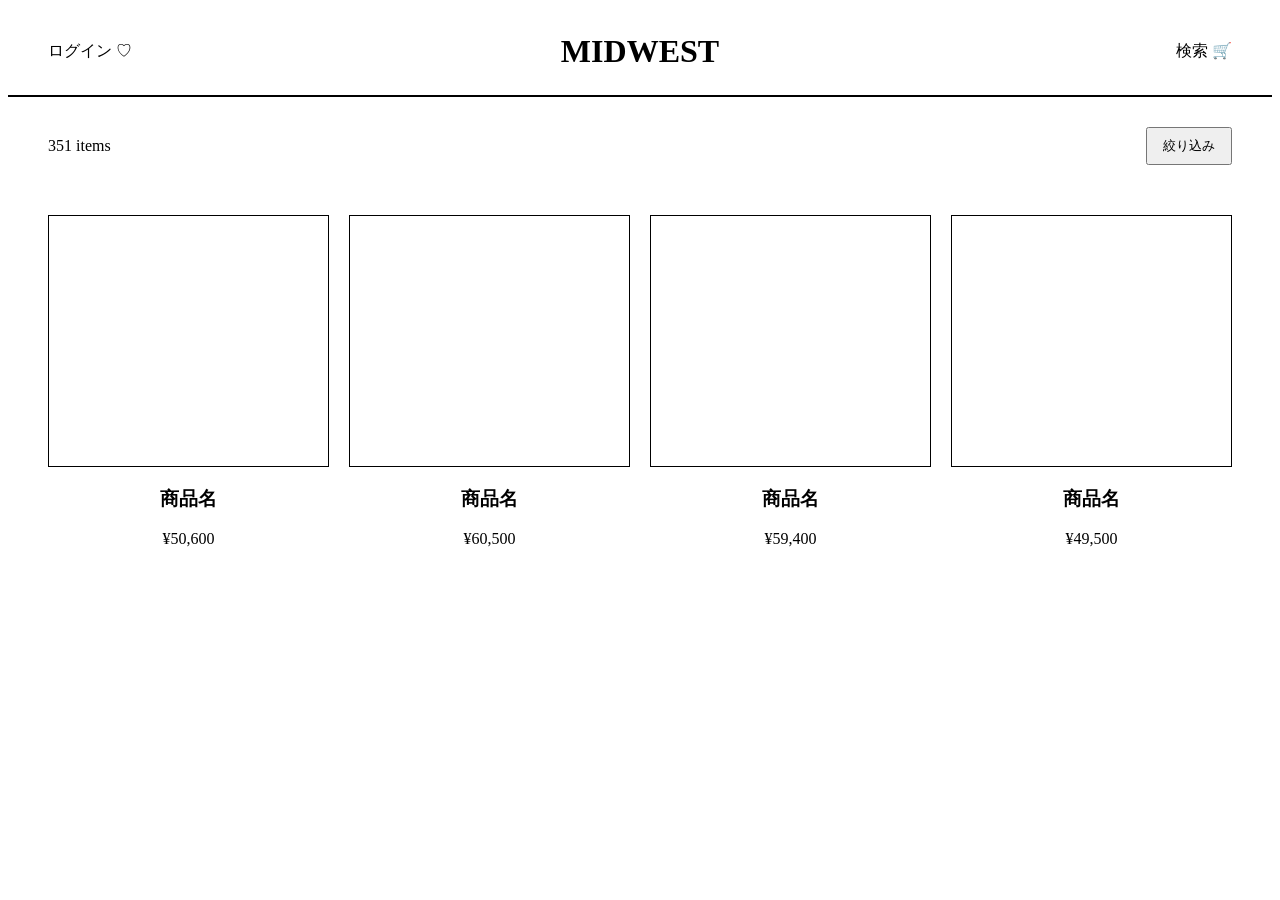
<file: 9-A.html>
<!DOCTYPE html>
<html lang="ja">
<head>
    <meta charset="UTF-8">
    <meta name="viewport" content="width=device-width, initial-scale=1.0">
    <title>Document</title>
    <link rel="stylesheet" href="9-A.css">
</head>
<body>
    <div class="container">

 <header class="header">
    <div class="left">ログイン ♡</div>

    <h1 class="logo">MIDWEST</h1>

    <div class="right">検索 🛒</div>
</header>

    <div class="top">
        <p>351 items</p>
        <button>絞り込み</button>
    </div>

    <main class="products">

        <div class="item">
            <div class="photo"></div>
            <h3>商品名</h3>
            <p>¥50,600</p>
        </div>

        <div class="item">
            <div class="photo"></div>
            <h3>商品名</h3>
            <p>¥60,500</p>
        </div>

        <div class="item">
            <div class="photo"></div>
            <h3>商品名</h3>
            <p>¥59,400</p>
        </div>

        <div class="item">
            <div class="photo"></div>
            <h3>商品名</h3>
            <p>¥49,500</p>
        </div>

    </main>

</div>
</body>
</html>
</file>
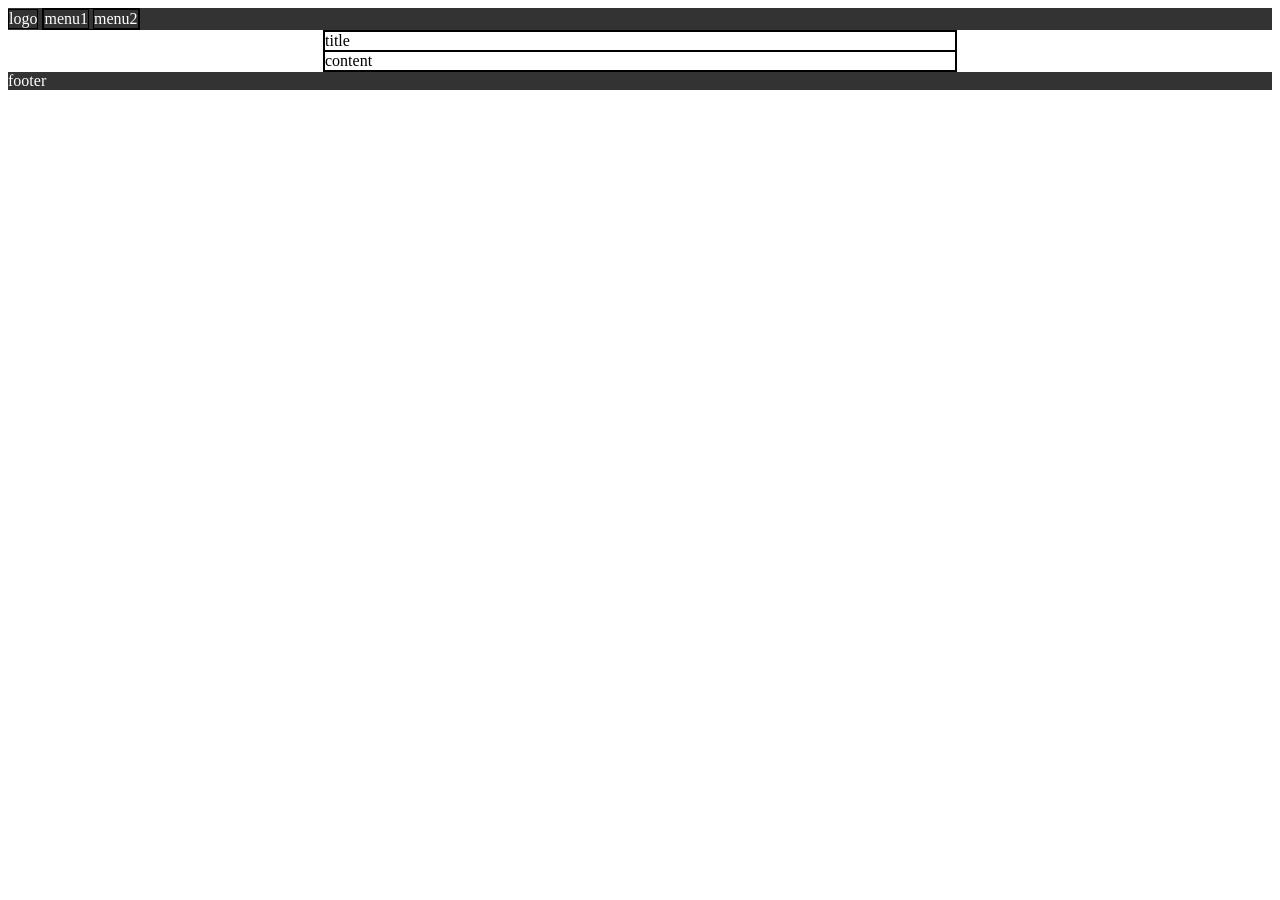
<file: .vscode/7-8.html>
<!DOCTYPE html>
<html lang="ja">
<head>
    <meta charset="UTF-8">
    <meta name="viewport" content="width=device-width, initial-scale=1.0">
    <title>Document</title>
    <style>
        div {
            border: 1px solid black;
        }
        .logo {
            display: inline-block;
        }
        .nav {
            display: inline-block;
        }
        .nav-item{
            display: inline-block;
        }
        .header, .footer {
            background-color: #333;
            color: white;
            border: none;
        }
        .body {
            width: 50%;
            margin: 0 auto;
        }
    </style>
</head>
<body>
    <div class="header">
        <div class="logo">logo</div>
        <div class="nav">
            <div
            class="nav-item">menu1</div>
            <div
            class="nav-item">menu2</div>
        </div>
    </div>
    <div class="body">
        <div class="title">title</div>
        <div class="content">content</div>

    </div>
    <div class="footer">footer</div>

    
</body>
</html>
</file>
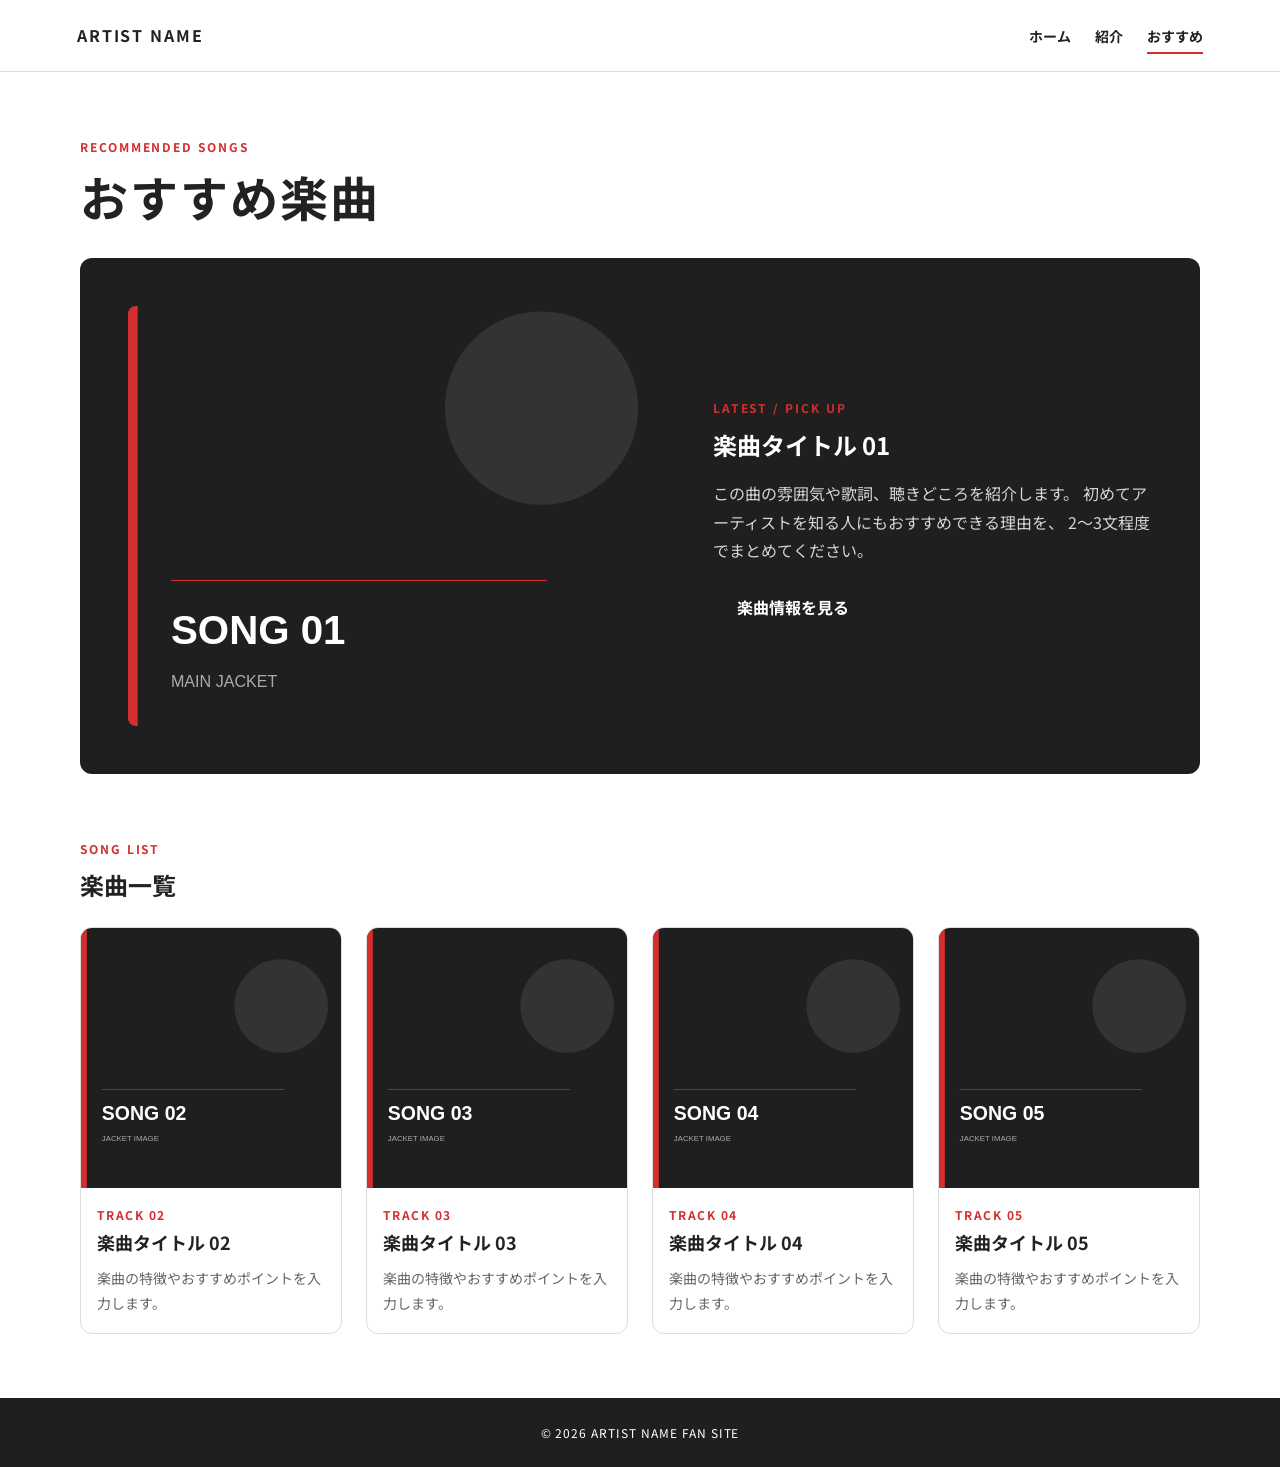
<file: artist-site-fixed-2/artist-site/songs.html>
<!DOCTYPE html>
<html lang="ja">
<head>
  <meta charset="UTF-8">
  <meta name="viewport" content="width=device-width, initial-scale=1.0">
  <meta name="description" content="アーティストのおすすめ楽曲を紹介します。">
  <title>ARTIST NAME｜楽曲紹介</title>
  <link rel="preconnect" href="https://fonts.googleapis.com">
  <link rel="preconnect" href="https://fonts.gstatic.com" crossorigin>
  <link href="https://fonts.googleapis.com/css2?family=Noto+Sans+JP:wght@400;700&display=swap" rel="stylesheet">
  <link rel="stylesheet" href="style.css">
</head>
<body>
  <header class="site-header">
    <a class="logo" href="index.html">ARTIST NAME</a>
    <nav aria-label="メインナビゲーション">
      <ul class="nav-list">
        <li><a href="index.html">ホーム</a></li>
        <li><a href="artist.html">紹介</a></li>
        <li><a class="current" href="songs.html">おすすめ</a></li>
      </ul>
    </nav>
  </header>

  <main>
    <section class="page-heading">
      <p class="eyebrow">RECOMMENDED SONGS</p>
      <h1>おすすめ楽曲</h1>
    </section>

    <section class="featured-song">
      <img src="images/jacket-main.svg" alt="注目楽曲のジャケット写真">
      <div class="featured-copy">
        <p class="eyebrow">LATEST / PICK UP</p>
        <h2>楽曲タイトル 01</h2>
        <p>
          この曲の雰囲気や歌詞、聴きどころを紹介します。
          初めてアーティストを知る人にもおすすめできる理由を、
          2〜3文程度でまとめてください。
        </p>
        <a class="button" href="#">楽曲情報を見る</a>
      </div>
    </section>

    <section class="songs-section">
      <div class="section-heading">
        <p class="eyebrow">SONG LIST</p>
        <h2>楽曲一覧</h2>
      </div>

      <div class="song-grid">
        <article class="song-card">
          <img src="images/jacket-1.svg" alt="楽曲タイトル02のジャケット写真">
          <div class="card-body">
            <p class="song-number">TRACK 02</p>
            <h3>楽曲タイトル 02</h3>
            <p>楽曲の特徴やおすすめポイントを入力します。</p>
          </div>
        </article>
        <article class="song-card">
          <img src="images/jacket-2.svg" alt="楽曲タイトル03のジャケット写真">
          <div class="card-body">
            <p class="song-number">TRACK 03</p>
            <h3>楽曲タイトル 03</h3>
            <p>楽曲の特徴やおすすめポイントを入力します。</p>
          </div>
        </article>
        <article class="song-card">
          <img src="images/jacket-3.svg" alt="楽曲タイトル04のジャケット写真">
          <div class="card-body">
            <p class="song-number">TRACK 04</p>
            <h3>楽曲タイトル 04</h3>
            <p>楽曲の特徴やおすすめポイントを入力します。</p>
          </div>
        </article>
        <article class="song-card">
          <img src="images/jacket-4.svg" alt="楽曲タイトル05のジャケット写真">
          <div class="card-body">
            <p class="song-number">TRACK 05</p>
            <h3>楽曲タイトル 05</h3>
            <p>楽曲の特徴やおすすめポイントを入力します。</p>
          </div>
        </article>
      </div>
    </section>
  </main>

  <footer class="site-footer">
    <p>&copy; 2026 ARTIST NAME FAN SITE</p>
  </footer>
</body>
</html>
</file>
<file: 9-A.css>
.container {
    display: grid;

    grid-template-areas:
        "header"
        "top"
        "products";
}

/* ヘッダー */
.header {
    grid-area: header;

    display: grid;
    grid-template-columns: 1fr 1fr 1fr;
    align-items: center;

    padding: 25px 40px;
    border-bottom: 2px solid black;
}

.left {
    justify-self: start;
}

.logo {
    justify-self: center;
    margin: 0;
}

.right {
    justify-self: end;
}

/* 商品数・絞り込み */
.top {
    grid-area: top;

    display: grid;
    grid-template-columns: 1fr auto;
    align-items: center;

    padding: 30px 40px;
}

.top p {
    margin: 0;
}

.top button {
    padding: 8px 15px;
}

/* 商品一覧 */
.products {
    grid-area: products;

    display: grid;
    grid-template-columns: repeat(4, 1fr);

    gap: 20px;

    padding: 20px 40px;
}

.item {
    text-align: center;
}

.photo {
    height: 250px;
    border: 1px solid black;
    margin-bottom: 15px;
}
</file>
<file: artist-site-fixed-2/artist-site/style.css>
:root {
  --main: #1f1f1f;
  --text: #222222;
  --subtext: #666666;
  --background: #ffffff;
  --panel: #f5f5f5;
  --accent: #d32f2f;
  --border: #dddddd;
}

* {
  box-sizing: border-box;
}

html {
  scroll-behavior: smooth;
}

body {
  margin: 0;
  color: var(--text);
  background: var(--background);
  font-family: "Noto Sans JP", sans-serif;
  font-size: 16px;
  line-height: 1.8;
}

img {
  display: block;
  width: 100%;
}

a {
  color: inherit;
  text-decoration: none;
}

.site-header {
  position: sticky;
  top: 0;
  z-index: 10;
  display: flex;
  align-items: center;
  justify-content: space-between;
  min-height: 72px;
  padding: 16px 6vw;
  background: rgba(255, 255, 255, 0.96);
  border-bottom: 1px solid var(--border);
}

.logo {
  font-weight: 700;
  letter-spacing: 0.12em;
}

.nav-list {
  display: flex;
  gap: 24px;
  margin: 0;
  padding: 0;
  list-style: none;
}

.nav-list a {
  position: relative;
  font-size: 14px;
  font-weight: 700;
}

.nav-list a::after {
  position: absolute;
  right: 0;
  bottom: -8px;
  left: 0;
  height: 2px;
  content: "";
  background: var(--accent);
  transform: scaleX(0);
  transition: transform 0.2s ease;
}

.nav-list a:hover::after,
.nav-list a.current::after {
  transform: scaleX(1);
}

.page-heading,
.artist-profile,
.members-section,
.featured-song,
.songs-section {
  width: min(1120px, 88vw);
  margin-right: auto;
  margin-left: auto;
}

.home-title,
.home-message{
  width:100%;
}

.home-title {
  padding: 64px 6vw 24px;
  text-align: center;
}

.home-title h1,
.page-heading h1 {
  margin: 0;
  font-size: clamp(36px, 6vw, 48px);
  line-height: 1.25;
  letter-spacing: 0.04em;
}

.eyebrow {
  margin: 0 0 8px;
  color: var(--accent);
  font-size: 12px;
  font-weight: 700;
  letter-spacing: 0.16em;
}

.hero {
  position: relative;
  min-height: 72vh;
  overflow: hidden;
  background: var(--main);
}

.hero img {
  height: 72vh;
  object-fit: cover;
}

.hero-overlay {
  position: absolute;
  right: 0;
  bottom: 0;
  left: 0;
  padding: 48px 6vw;
  color: #ffffff;
  background: linear-gradient(transparent, rgba(0, 0, 0, 0.78));
}

.hero-overlay p {
  max-width: 720px;
  margin: 0;
  font-size: clamp(22px, 4vw, 40px);
  font-weight: 700;
  line-height: 1.4;
}

.home-message {
  padding: 32px 6vw;
  text-align: center;
}

.home-message h2,
.artist-copy h2,
.featured-copy h2,
.section-heading h2 {
  margin: 0 0 16px;
  font-size: 24px;
  line-height: 1.5;
}

.home-message > p:not(.eyebrow) {
  max-width: 720px;
  margin: 0 auto;
  color: var(--subtext);
}

.button-group {
  display: flex;
  align-items: center;
  justify-content: center;
  gap: 24px;
  margin-top: 32px;
}

.button {
  display: inline-block;
  padding: 12px 24px;
  color: #ffffff;
  font-weight: 700;
  background: var(--main);
  border-radius: 8px;
  transition: background 0.2s ease, transform 0.2s ease;
}

.button:hover {
  background: var(--accent);
  transform: translateY(-2px);
}

.text-link {
  color: var(--accent);
  font-weight: 700;
}

.text-link:hover {
  color: #a82121;
}

.page-heading {
  padding: 64px 0 32px;
}

.artist-profile,
.featured-song {
  display: grid;
  grid-template-columns: minmax(0, 1.1fr) minmax(280px, 0.9fr);
  align-items: center;
  gap: 48px;
  padding: 48px;
  background: var(--main);
  border-radius: 12px;
}

.artist-profile img,
.featured-song img {
  height: 420px;
  object-fit: cover;
  border-radius: 8px;
}

.artist-copy,
.featured-copy {
  color: #ffffff;
}

.artist-copy p:not(.eyebrow),
.featured-copy p:not(.eyebrow) {
  color: #d5d5d5;
}

.members-section,
.songs-section {
  padding: 64px 0;
}

.section-heading {
  margin-bottom: 24px;
}

.member-grid,
.song-grid {
  display: grid;
  grid-template-columns: repeat(4, 1fr);
  gap: 24px;
}

.member-card,
.song-card {
  overflow: hidden;
  background: #ffffff;
  border: 1px solid var(--border);
  border-radius: 12px;
  transition: transform 0.2s ease, box-shadow 0.2s ease;
}

.member-card:hover,
.song-card:hover {
  transform: translateY(-4px);
  box-shadow: 0 12px 28px rgba(0, 0, 0, 0.1);
}

.member-card img,
.song-card img {
  aspect-ratio: 1 / 1;
  object-fit: cover;
}

.card-body {
  padding: 16px;
}

.card-body h3 {
  margin: 0 0 8px;
  font-size: 18px;
}

.card-body p {
  margin: 0;
  color: var(--subtext);
  font-size: 14px;
}

.song-number {
  color: var(--accent) !important;
  font-size: 12px !important;
  font-weight: 700;
  letter-spacing: 0.12em;
}

.site-footer {
  padding: 24px 6vw;
  color: #ffffff;
  text-align: center;
  background: var(--main);
}

.site-footer p {
  margin: 0;
  font-size: 12px;
  letter-spacing: 0.08em;
}

@media (max-width: 860px) {
  .artist-profile,
  .featured-song {
    grid-template-columns: 1fr;
    padding: 24px;
  }

  .artist-profile img,
  .featured-song img {
    height: 360px;
  }

  .member-grid,
  .song-grid {
    grid-template-columns: repeat(2, 1fr);
  }
}

@media (max-width: 560px) {
  .site-header {
    align-items: flex-start;
    flex-direction: column;
    gap: 12px;
  }

  .nav-list {
    gap: 16px;
  }

  .hero,
  .hero img {
    height: 62vh;
    min-height: 0;
  }

  .home-title,
  .page-heading {
    padding-top: 40px;
  }

  .home-message,
  .members-section,
  .songs-section {
    padding: 48px 0;
  }

  .button-group {
    align-items: stretch;
    flex-direction: column;
  }

  .member-grid,
  .song-grid {
    grid-template-columns: 1fr;
  }

  .artist-profile img,
  .featured-song img {
    height: 280px;
  }
}
</file>
